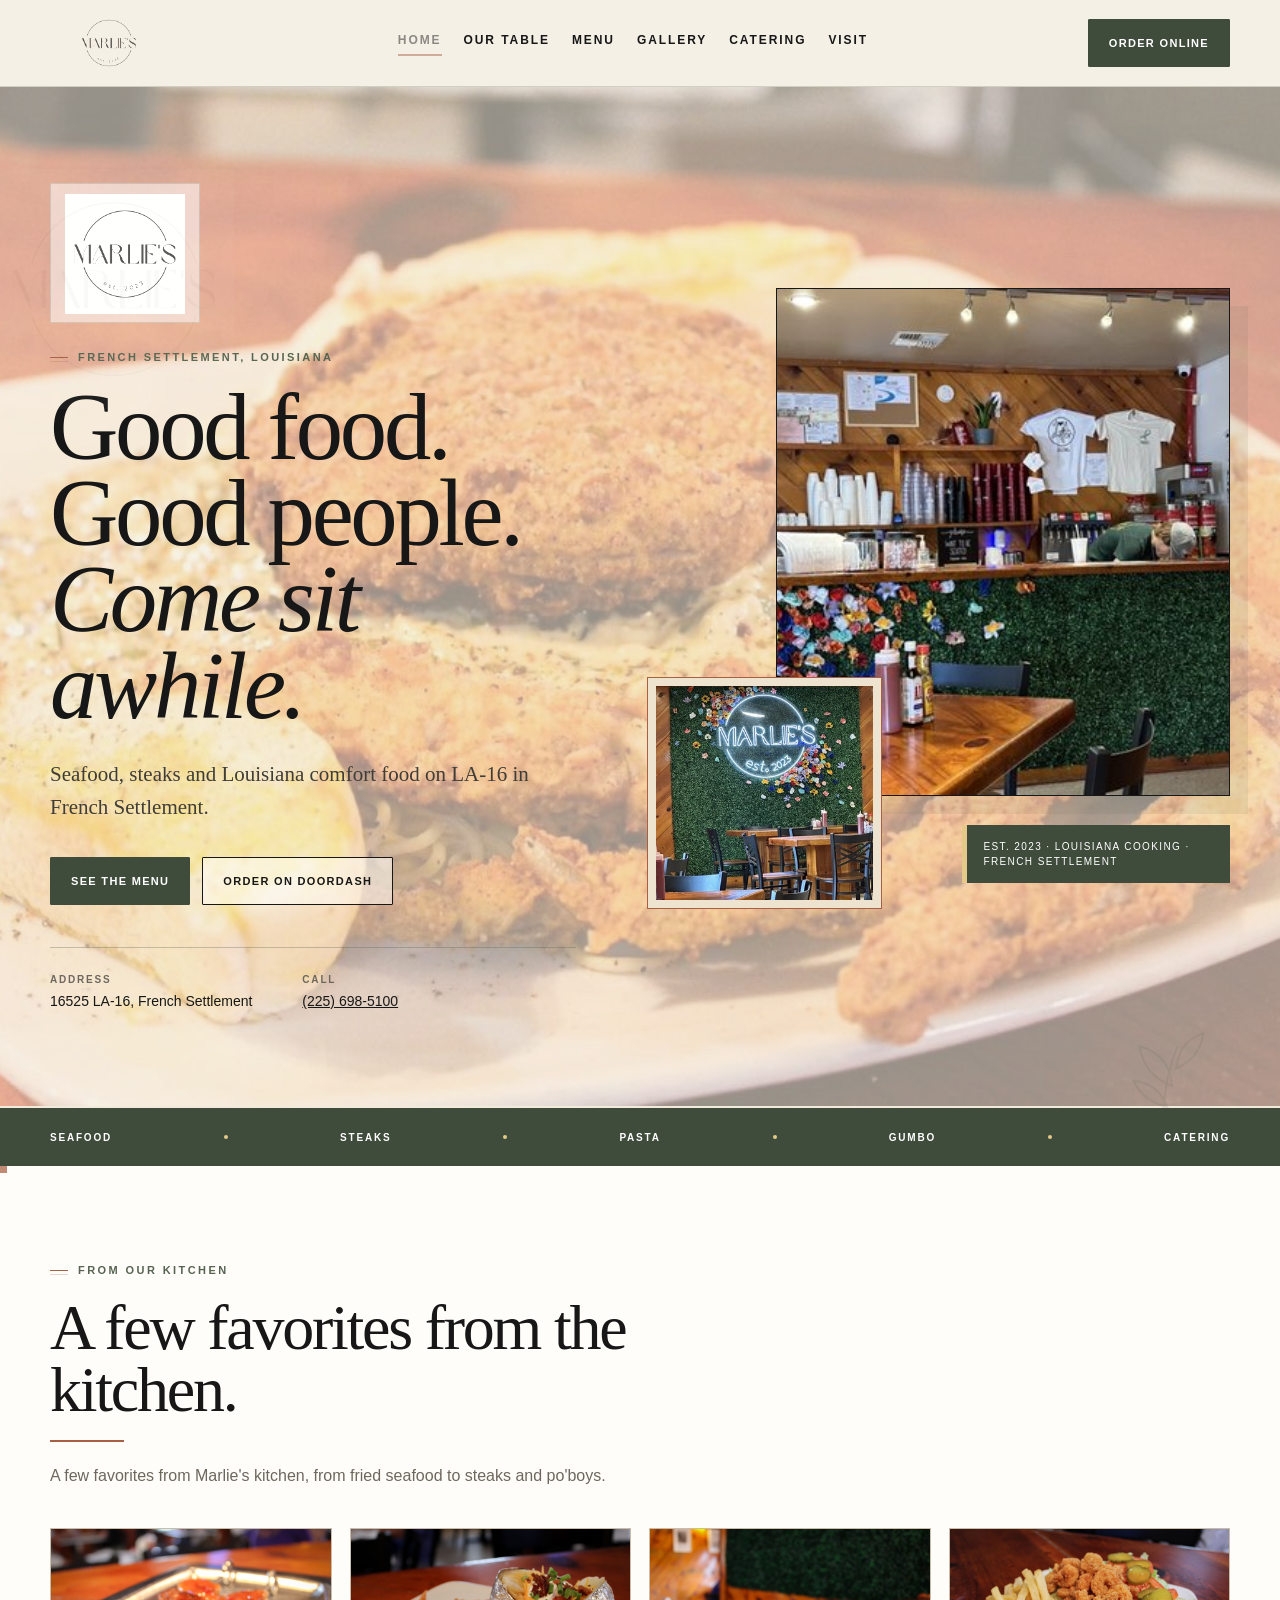
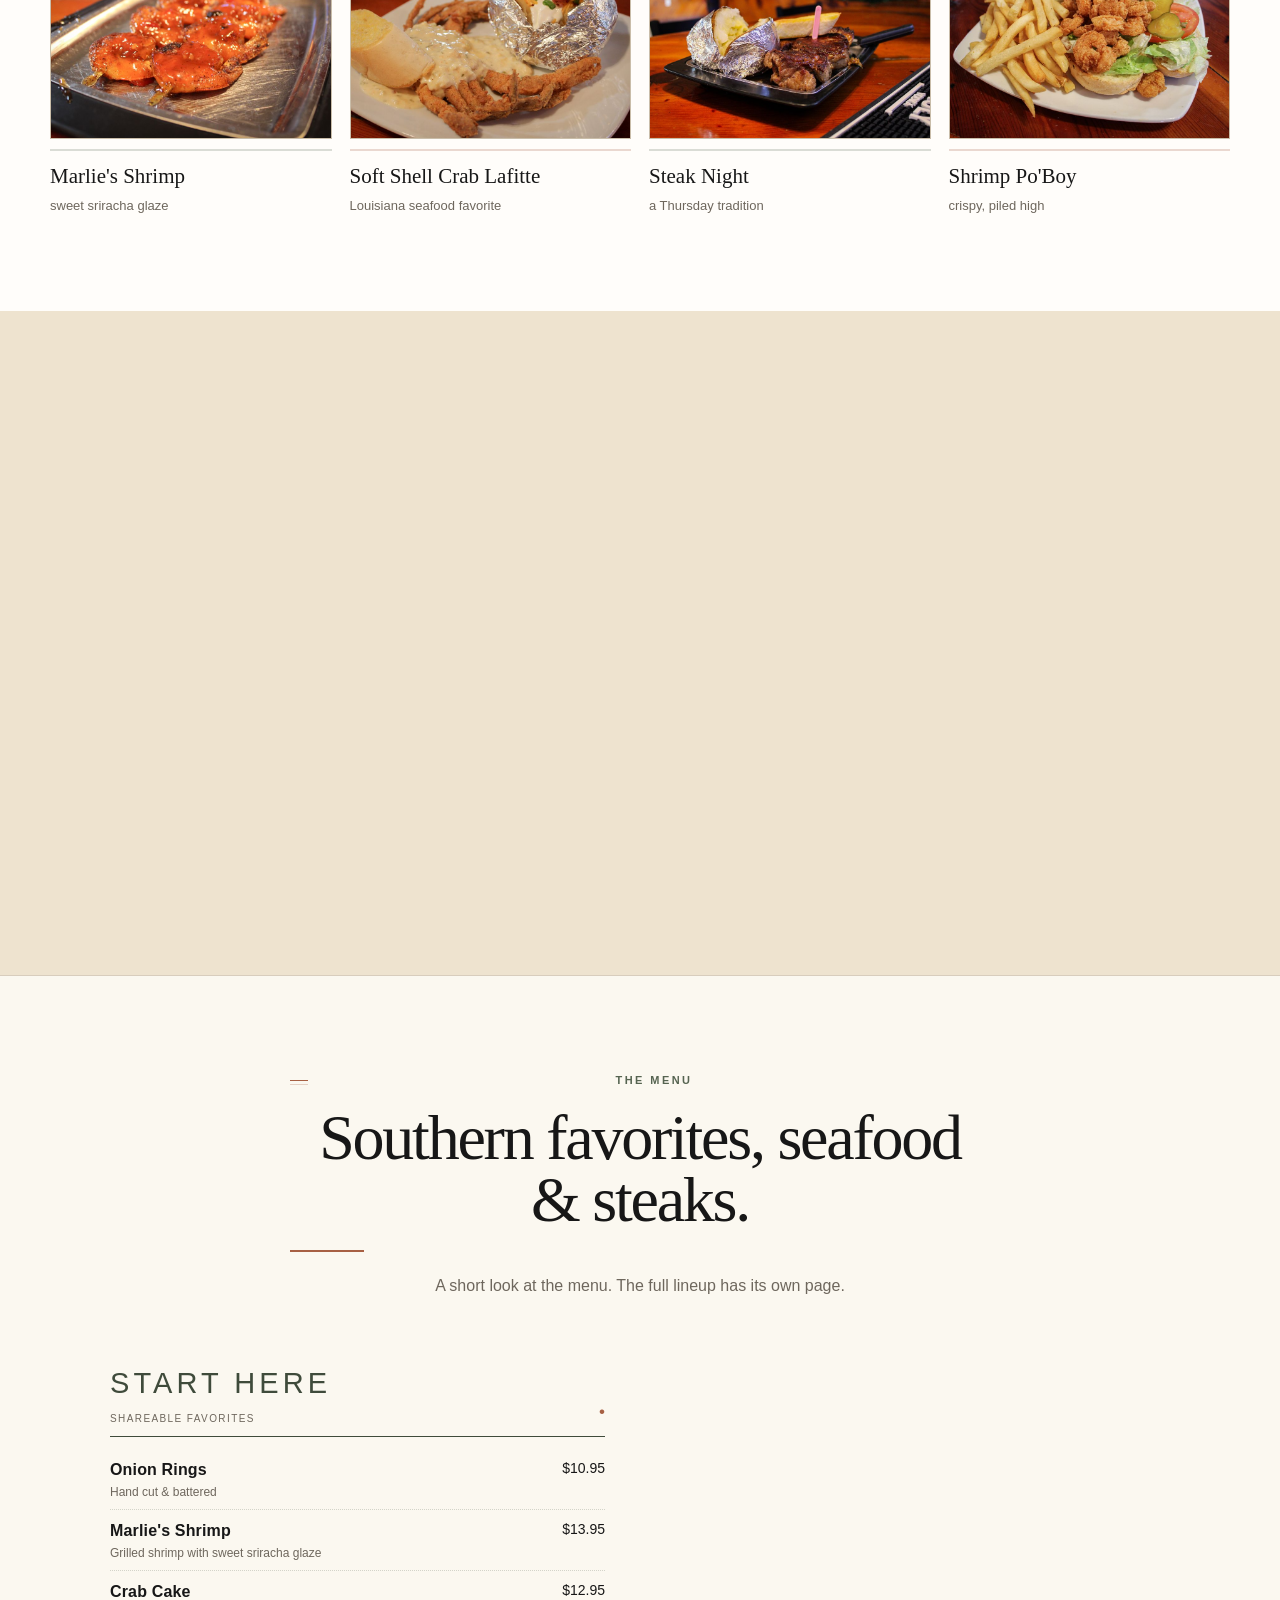
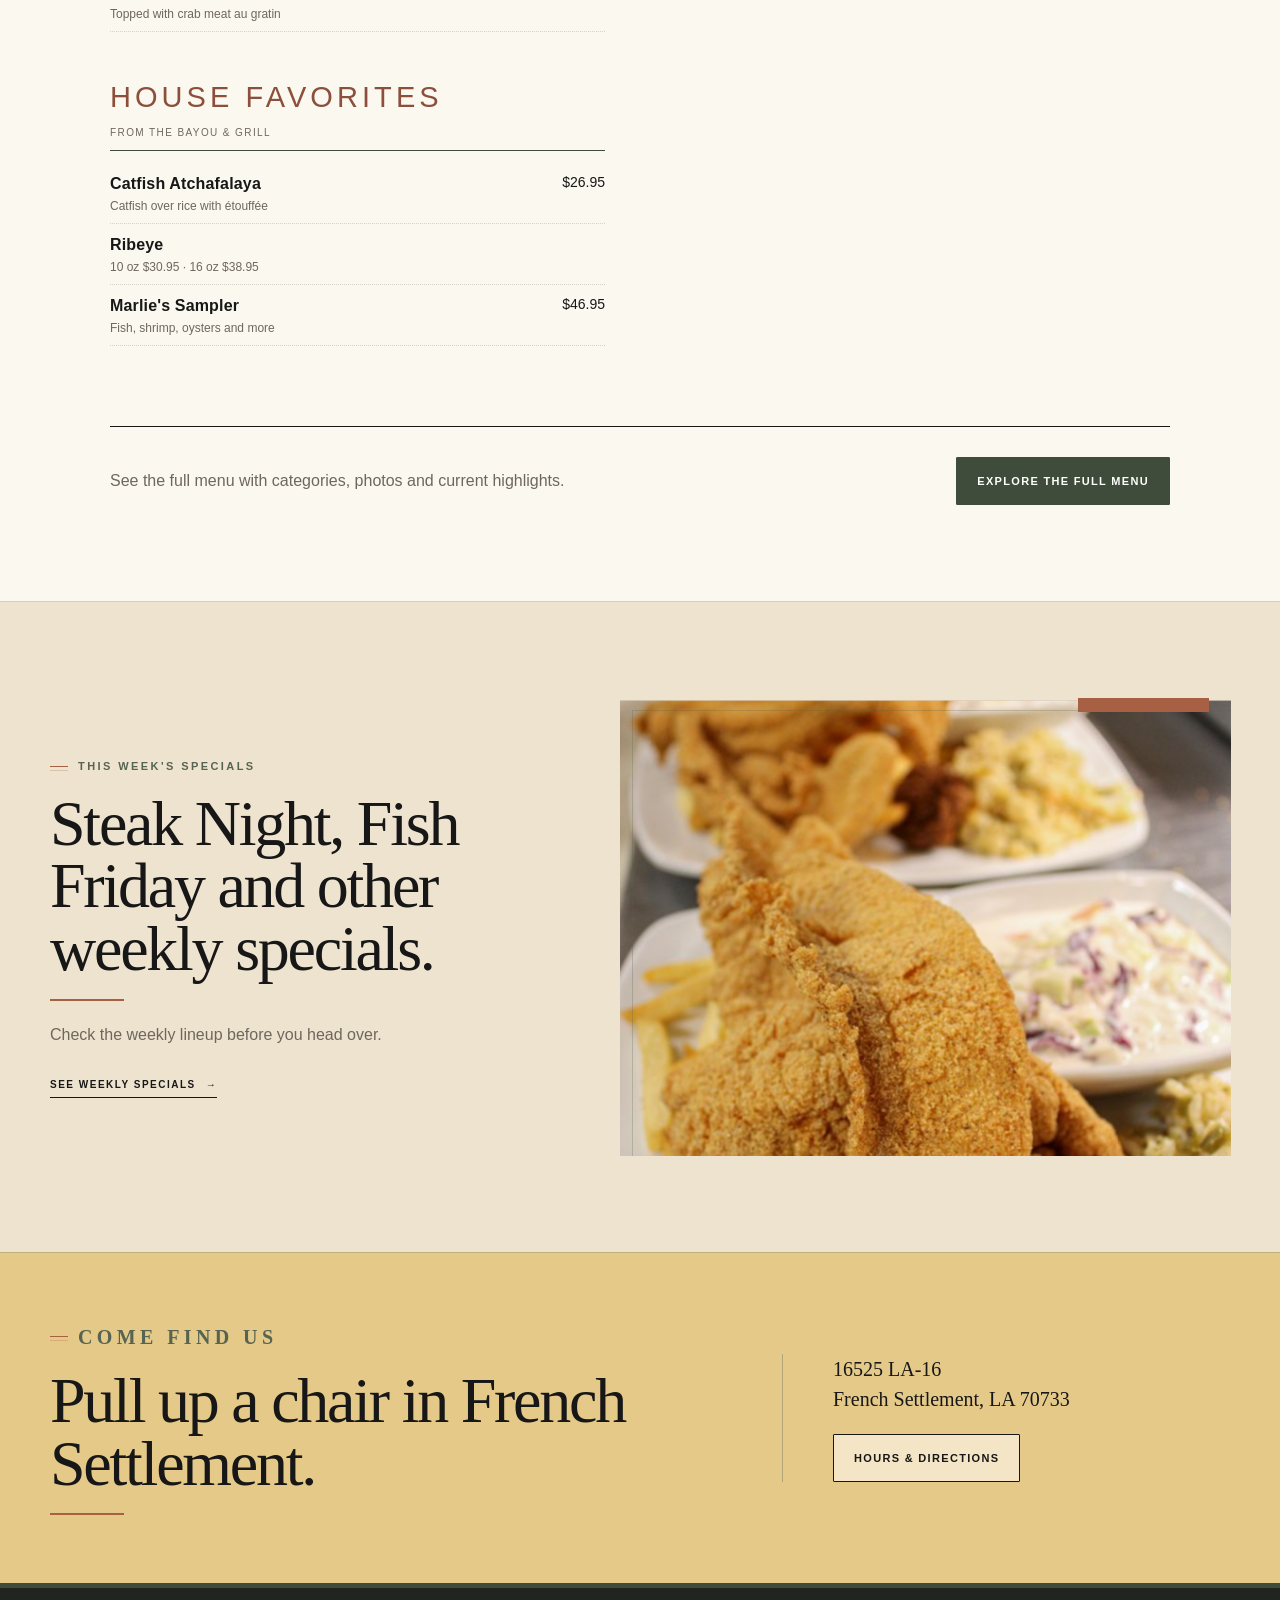
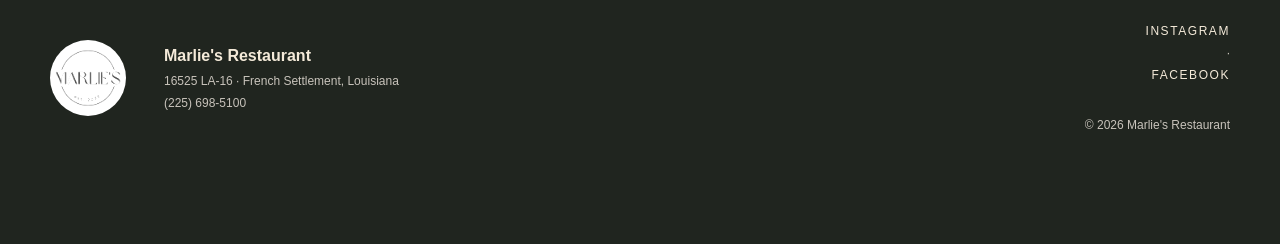
<file: index.html>
<!doctype html><html lang="en"><head><meta charset="utf-8"><meta name="viewport" content="width=device-width, initial-scale=1"><meta name="theme-color" content="#f7f4ee"><meta name="description" content="Marlie's Restaurant in French Settlement, Louisiana. Seafood, steaks, comfort food, catering and online ordering."><title>Marlie's Restaurant | French Settlement, Louisiana</title><link rel="stylesheet" href="styles.css"></head><body class="page-home"><a class="skip-link" href="#main">Skip to content</a>
<header class="site-header"><div class="shell header-inner">
<a class="wordmark" href="index.html" aria-label="Marlie's Restaurant home"><img src="assets/images/logo.jpg" alt="Marlie's Restaurant, established 2023"></a>
<button class="nav-toggle" type="button" aria-expanded="false" aria-controls="primary-nav" data-nav-toggle><span></span><span></span><span></span><span class="sr-only">Open menu</span></button>
<nav id="primary-nav" class="primary-nav" aria-label="Primary navigation" data-nav><a href="index.html" class="active" aria-current="page">Home</a><a href="our-table.html">Our Table</a><a href="menu.html">Menu</a><a href="gallery.html">Gallery</a><a href="catering.html">Catering</a><a href="contact.html">Visit</a></nav>
<a class="button button-dark desktop-order" href="https://www.doordash.com/en/store/marlies-restaurant-french-settlement-36252247/" target="_blank" rel="noreferrer">Order Online</a>
</div></header><main id="main">
<section class="hero home-hero section-pad"><div class="shell hero-grid">
  <div class="hero-copy"><div class="hero-brandmark"><img src="assets/images/logo.jpg" alt="Marlie's Restaurant logo"></div><p class="kicker">French Settlement, Louisiana</p><h1>Good food.<br>Good people.<br><em>Come sit awhile.</em></h1><p class="hero-lead">Seafood, steaks and Louisiana comfort food on LA-16 in French Settlement.</p><div class="hero-actions"><a class="button button-dark" href="menu.html">See the Menu</a><a class="button button-light" href="https://www.doordash.com/en/store/marlies-restaurant-french-settlement-36252247/" target="_blank" rel="noreferrer">Order on DoorDash</a></div><dl class="hero-details"><div><dt>Address</dt><dd>16525 LA-16, French Settlement</dd></div><div><dt>Call</dt><dd><a href="tel:+12256985100">(225) 698-5100</a></dd></div></dl></div>
  <div class="hero-visual"><figure class="hero-photo-main"><img src="assets/images/dining-room.jpg" alt="Marlie's dining room and bar"></figure><figure class="hero-photo-small"><img src="assets/images/photo-wall.jpg" alt="Marlie's floral logo wall inside the restaurant"></figure><div class="hero-note">Est. 2023 · Louisiana cooking · French Settlement</div></div>
</div></section>
<section class="intro-rule"><div class="shell intro-rule-inner"><span>SEAFOOD</span><i></i><span>STEAKS</span><i></i><span>PASTA</span><i></i><span>GUMBO</span><i></i><span>CATERING</span></div></section>
<section class="section-pad food-feature"><div class="shell"><div class="section-heading simple-heading"><p class="kicker">From our kitchen</p><h2>A few favorites from the kitchen.</h2><p>A few favorites from Marlie's kitchen, from fried seafood to steaks and po'boys.</p></div><div class="food-strip"><figure><img src="assets/images/marlies-shrimp.jpg" alt="Marlie's Shrimp"><figcaption><strong>Marlie's Shrimp</strong><span>sweet sriracha glaze</span></figcaption></figure><figure><img src="assets/images/soft-shell-crab-lafitte.jpg" alt="Soft Shell Crab Lafitte"><figcaption><strong>Soft Shell Crab Lafitte</strong><span>Louisiana seafood favorite</span></figcaption></figure><figure><img src="assets/images/steak.jpg" alt="Steak with baked potato"><figcaption><strong>Steak Night</strong><span>a Thursday tradition</span></figcaption></figure><figure><img src="assets/images/shrimp-poboy.jpg" alt="Shrimp po'boy with fries"><figcaption><strong>Shrimp Po'Boy</strong><span>crispy, piled high</span></figcaption></figure></div></div></section>
<section class="home-story section-pad"><div class="shell story-grid"><figure class="story-photo"><img src="assets/images/dining-guests.jpg" alt="Guests dining at Marlie's"></figure><div class="story-copy"><p class="kicker">Our Table</p><h2>A table for French Settlement.</h2><p class="story-lead">Marlie's opened in French Settlement in 2023, serving Louisiana seafood, steaks, gumbo and comfort food in a relaxed local dining room.</p><p>See more of the restaurant, the people behind it and the space they have built on LA-16.</p><a class="text-link" href="our-table.html">Read our story <span>→</span></a></div></div></section>
<section class="menu-preview section-pad"><div class="shell menu-shell"><div class="menu-intro"><p class="kicker">The Menu</p><h2>Southern favorites, seafood & steaks.</h2><p>A short look at the menu. The full lineup has its own page.</p></div><div class="menu-columns compact-menu"><section class="menu-block"><div class="menu-title"><h3>Start Here</h3><span>Shareable favorites</span></div><div class="menu-item"><div><strong>Onion Rings</strong><small>Hand cut & battered</small></div><b>$10.95</b></div><div class="menu-item"><div><strong>Marlie's Shrimp</strong><small>Grilled shrimp with sweet sriracha glaze</small></div><b>$13.95</b></div><div class="menu-item"><div><strong>Crab Cake</strong><small>Topped with crab meat au gratin</small></div><b>$12.95</b></div></section><section class="menu-block"><div class="menu-title"><h3>House Favorites</h3><span>From the bayou & grill</span></div><div class="menu-item"><div><strong>Catfish Atchafalaya</strong><small>Catfish over rice with étouffée</small></div><b>$26.95</b></div><div class="menu-item"><div><strong>Ribeye</strong><small>10 oz $30.95 · 16 oz $38.95</small></div></div><div class="menu-item"><div><strong>Marlie's Sampler</strong><small>Fish, shrimp, oysters and more</small></div><b>$46.95</b></div></section></div><div class="menu-actions"><p>See the full menu with categories, photos and current highlights.</p><a class="button button-dark" href="menu.html">Explore the Full Menu</a></div></div></section>
<section class="home-special section-pad"><div class="shell split-feature"><div><p class="kicker">This week's specials</p><h2>Steak Night, Fish Friday and other weekly specials.</h2><p>Check the weekly lineup before you head over.</p><a class="text-link" href="menu.html#specials">See weekly specials <span>→</span></a></div><figure><img src="assets/images/friday-fish-lunch.jpg" alt="Friday fish lunch at Marlie's"></figure></div></section>
<section class="visit-band"><div class="shell visit-band-inner"><div><p class="kicker">Come find us</p><h2>Pull up a chair in French Settlement.</h2></div><div><p>16525 LA-16<br>French Settlement, LA 70733</p><a class="button button-light" href="contact.html">Hours & Directions</a></div></div></section></main><footer class="site-footer"><div class="shell footer-grid"><img src="assets/images/logo.jpg" alt=""><div><strong>Marlie's Restaurant</strong><span>16525 LA-16 · French Settlement, Louisiana</span><span>(225) 698-5100</span></div><div class="footer-end"><a href="https://www.instagram.com/marliestable/" target="_blank" rel="noreferrer">Instagram</a><span> · </span><a href="https://www.facebook.com/profile.php?id=100089179489103" target="_blank" rel="noreferrer">Facebook</a><br><span>© <span data-year></span> Marlie's Restaurant</span></div></div></footer><a class="mobile-order" href="https://www.doordash.com/en/store/marlies-restaurant-french-settlement-36252247/" target="_blank" rel="noreferrer">Order on DoorDash</a><script src="app.js"></script></body></html>
</file>
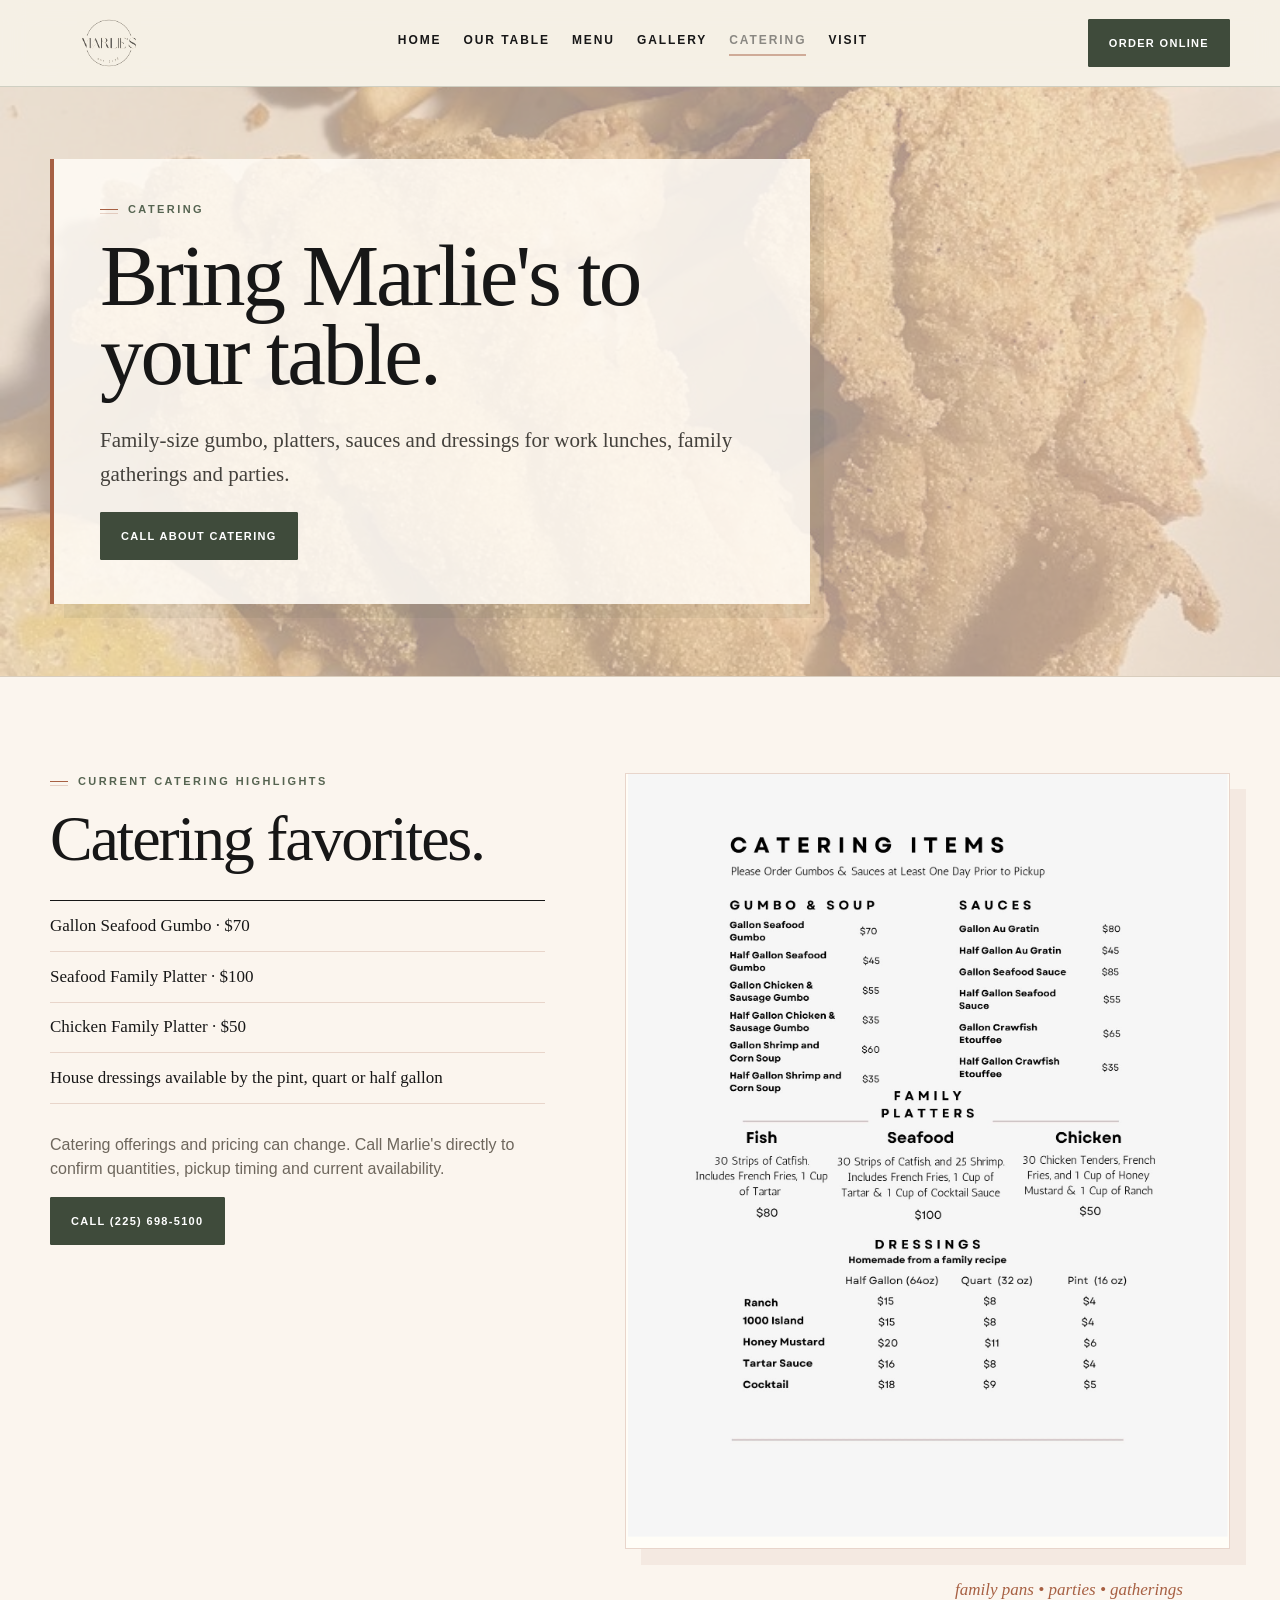
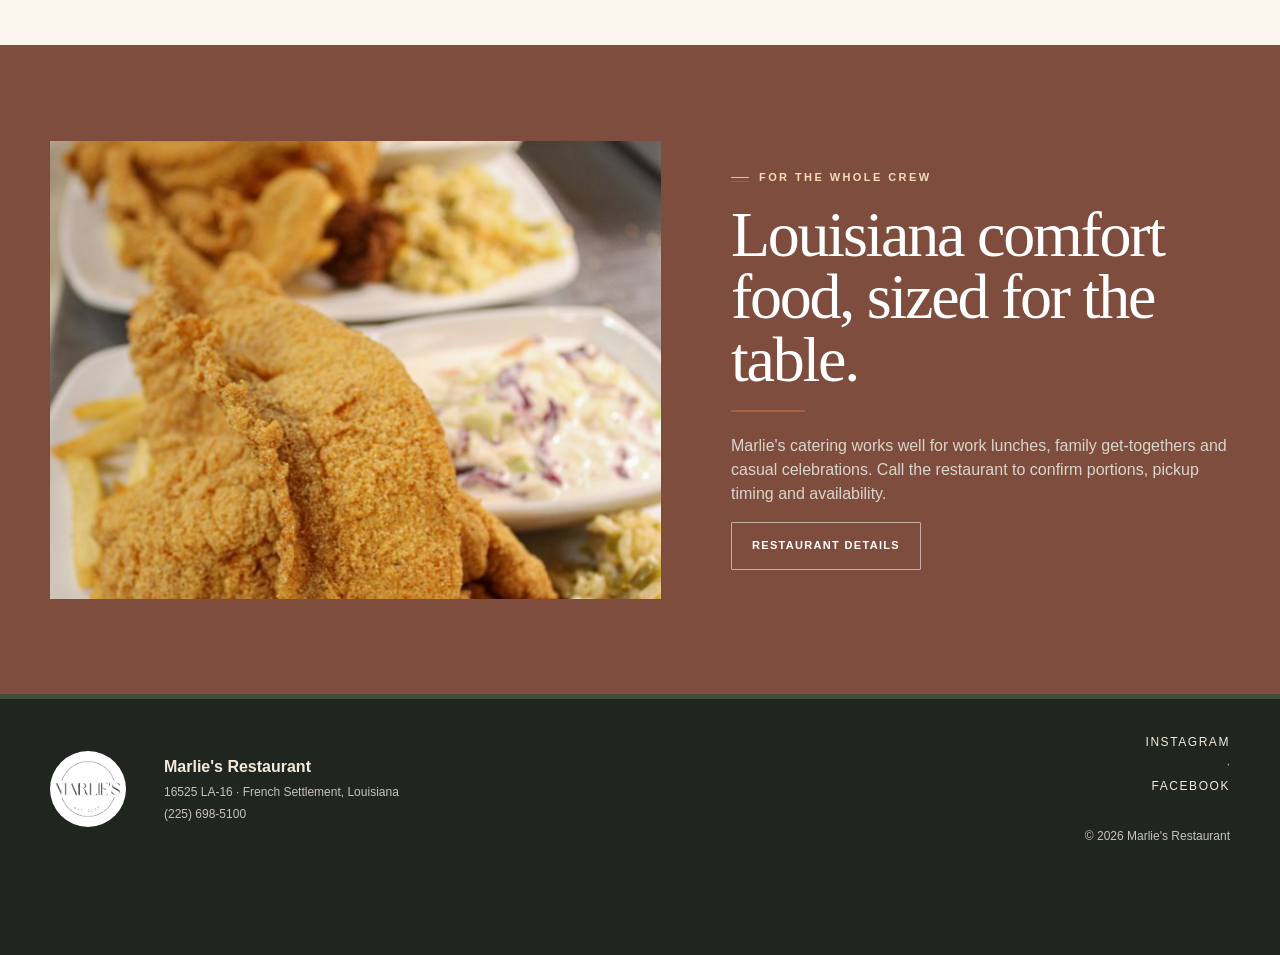
<file: catering.html>
<!doctype html><html lang="en"><head><meta charset="utf-8"><meta name="viewport" content="width=device-width, initial-scale=1"><meta name="theme-color" content="#f7f4ee"><meta name="description" content="Marlie's Restaurant catering in French Settlement. Gumbo, platters, sauces and family-size favorites."><title>Catering | Marlie's Restaurant</title><link rel="stylesheet" href="styles.css"></head><body class="page-catering"><a class="skip-link" href="#main">Skip to content</a>
<header class="site-header"><div class="shell header-inner">
<a class="wordmark" href="index.html" aria-label="Marlie's Restaurant home"><img src="assets/images/logo.jpg" alt="Marlie's Restaurant, established 2023"></a>
<button class="nav-toggle" type="button" aria-expanded="false" aria-controls="primary-nav" data-nav-toggle><span></span><span></span><span></span><span class="sr-only">Open menu</span></button>
<nav id="primary-nav" class="primary-nav" aria-label="Primary navigation" data-nav><a href="index.html">Home</a><a href="our-table.html">Our Table</a><a href="menu.html">Menu</a><a href="gallery.html">Gallery</a><a href="catering.html" class="active" aria-current="page">Catering</a><a href="contact.html">Visit</a></nav>
<a class="button button-dark desktop-order" href="https://www.doordash.com/en/store/marlies-restaurant-french-settlement-36252247/" target="_blank" rel="noreferrer">Order Online</a>
</div></header><main id="main">
<section class="page-hero catering-page-hero"><div class="shell page-hero-grid"><div><p class="kicker">Catering</p><h1>Bring Marlie's to your table.</h1><p class="page-lead">Family-size gumbo, platters, sauces and dressings for work lunches, family gatherings and parties.</p><a class="button button-dark" href="tel:+12256985100">Call About Catering</a></div><figure><img src="assets/images/combo-plate.jpg" alt="Fried seafood combo plate"></figure></div></section>
<section class="section-pad"><div class="shell catering-page-grid"><div><p class="kicker">Current catering highlights</p><h2>Catering favorites.</h2><div class="catering-list light"><span>Gallon Seafood Gumbo · $70</span><span>Seafood Family Platter · $100</span><span>Chicken Family Platter · $50</span><span>House dressings available by the pint, quart or half gallon</span></div><p class="muted">Catering offerings and pricing can change. Call Marlie's directly to confirm quantities, pickup timing and current availability.</p><a class="button button-dark" href="tel:+12256985100">Call (225) 698-5100</a></div><figure class="menu-poster"><img src="assets/images/menu-catering.jpg" alt="Marlie's catering menu"></figure></div></section>
<section class="black-section section-pad"><div class="shell split-feature reverse"><figure><img src="assets/images/friday-fish-lunch.jpg" alt="Fish lunch plates"></figure><div><p class="kicker">For the whole crew</p><h2>Louisiana comfort food, sized for the table.</h2><p>Marlie's catering works well for work lunches, family get-togethers and casual celebrations. Call the restaurant to confirm portions, pickup timing and availability.</p><a class="button button-light-outline" href="contact.html">Restaurant Details</a></div></div></section></main><footer class="site-footer"><div class="shell footer-grid"><img src="assets/images/logo.jpg" alt=""><div><strong>Marlie's Restaurant</strong><span>16525 LA-16 · French Settlement, Louisiana</span><span>(225) 698-5100</span></div><div class="footer-end"><a href="https://www.instagram.com/marliestable/" target="_blank" rel="noreferrer">Instagram</a><span> · </span><a href="https://www.facebook.com/profile.php?id=100089179489103" target="_blank" rel="noreferrer">Facebook</a><br><span>© <span data-year></span> Marlie's Restaurant</span></div></div></footer><a class="mobile-order" href="https://www.doordash.com/en/store/marlies-restaurant-french-settlement-36252247/" target="_blank" rel="noreferrer">Order on DoorDash</a><script src="app.js"></script></body></html>
</file>
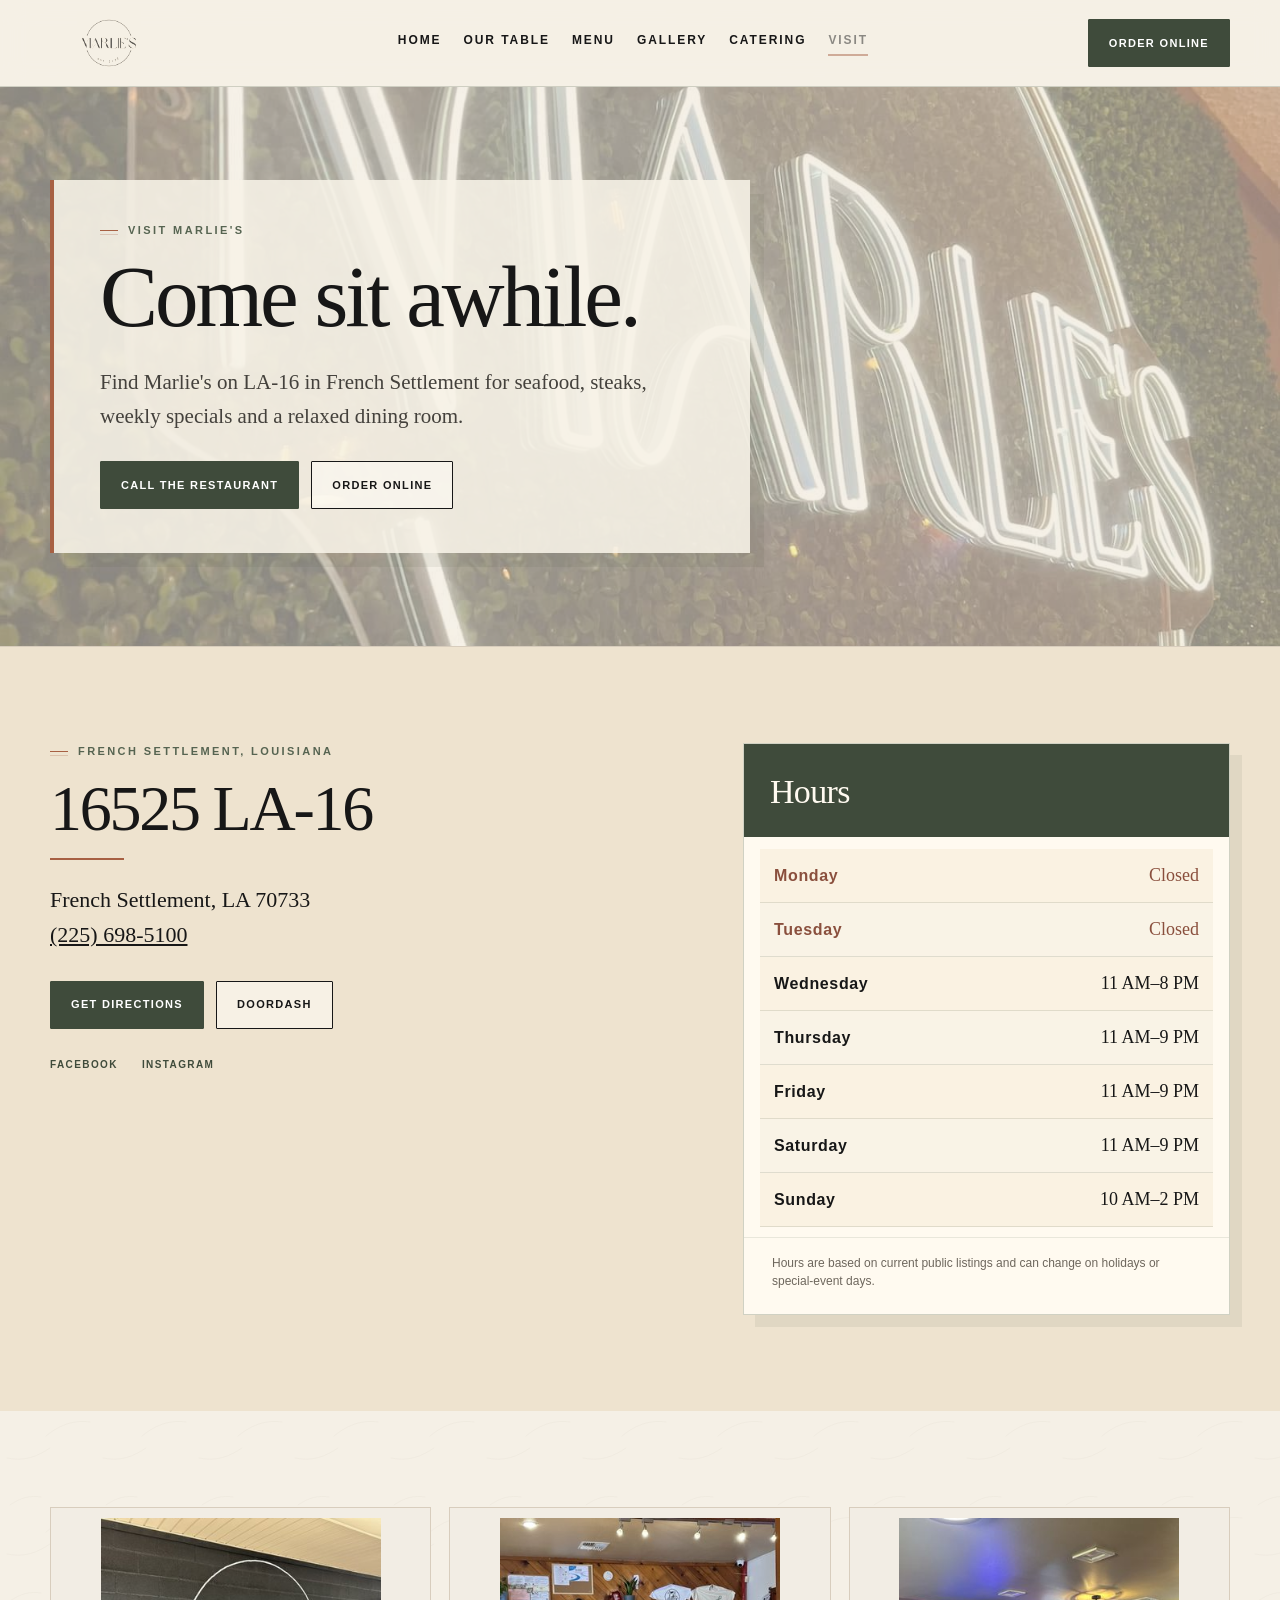
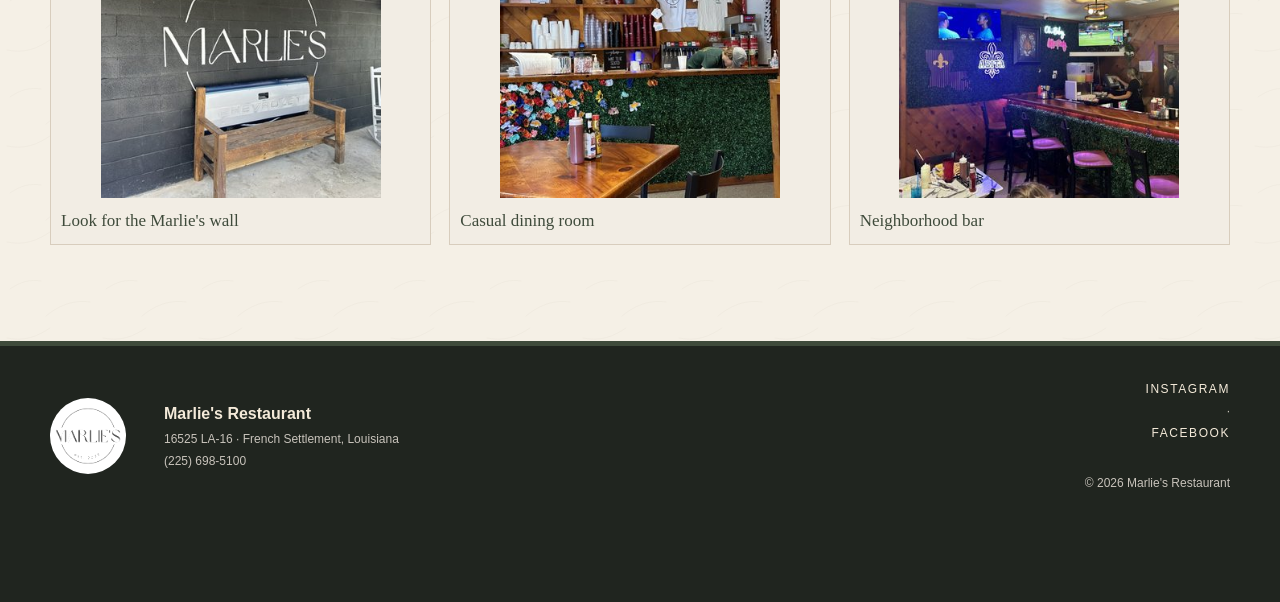
<file: contact.html>
<!doctype html><html lang="en"><head><meta charset="utf-8"><meta name="viewport" content="width=device-width, initial-scale=1"><meta name="theme-color" content="#f7f4ee"><meta name="description" content="Hours, address, directions, phone number and online ordering for Marlie's Restaurant in French Settlement."><title>Visit | Marlie's Restaurant</title><link rel="stylesheet" href="styles.css"></head><body class="page-contact"><a class="skip-link" href="#main">Skip to content</a>
<header class="site-header"><div class="shell header-inner">
<a class="wordmark" href="index.html" aria-label="Marlie's Restaurant home"><img src="assets/images/logo.jpg" alt="Marlie's Restaurant, established 2023"></a>
<button class="nav-toggle" type="button" aria-expanded="false" aria-controls="primary-nav" data-nav-toggle><span></span><span></span><span></span><span class="sr-only">Open menu</span></button>
<nav id="primary-nav" class="primary-nav" aria-label="Primary navigation" data-nav><a href="index.html">Home</a><a href="our-table.html">Our Table</a><a href="menu.html">Menu</a><a href="gallery.html">Gallery</a><a href="catering.html">Catering</a><a href="contact.html" class="active" aria-current="page">Visit</a></nav>
<a class="button button-dark desktop-order" href="https://www.doordash.com/en/store/marlies-restaurant-french-settlement-36252247/" target="_blank" rel="noreferrer">Order Online</a>
</div></header><main id="main">
<section class="page-hero contact-page-hero"><div class="shell page-hero-grid"><div><p class="kicker">Visit Marlie's</p><h1>Come sit awhile.</h1><p class="page-lead">Find Marlie's on LA-16 in French Settlement for seafood, steaks, weekly specials and a relaxed dining room.</p><div class="button-row"><a class="button button-dark" href="tel:+12256985100">Call the Restaurant</a><a class="button button-light" href="https://www.doordash.com/en/store/marlies-restaurant-french-settlement-36252247/" target="_blank" rel="noreferrer">Order Online</a></div></div><figure class="show-full"><img src="assets/images/exterior.jpg" alt="Exterior of Marlie's Restaurant"></figure></div></section>
<section class="visit-section section-pad"><div class="shell visit-grid"><div class="visit-copy"><p class="kicker">French Settlement, Louisiana</p><h2>16525 LA-16</h2><p>French Settlement, LA 70733<br><a href="tel:+12256985100">(225) 698-5100</a></p><div class="visit-actions"><a class="button button-dark" href="https://www.google.com/maps/search/?api=1&query=16525+LA-16+French+Settlement+LA+70733" target="_blank" rel="noreferrer">Get Directions</a><a class="button button-light" href="https://www.doordash.com/en/store/marlies-restaurant-french-settlement-36252247/" target="_blank" rel="noreferrer">DoorDash</a></div><div class="social-links"><a href="https://www.facebook.com/profile.php?id=100089179489103" target="_blank" rel="noreferrer">Facebook</a><a href="https://www.instagram.com/marliestable/" target="_blank" rel="noreferrer">Instagram</a></div></div><div class="hours-card"><h3>Hours</h3><dl><div><dt>Monday</dt><dd>Closed</dd></div><div><dt>Tuesday</dt><dd>Closed</dd></div><div><dt>Wednesday</dt><dd>11 AM–8 PM</dd></div><div><dt>Thursday</dt><dd>11 AM–9 PM</dd></div><div><dt>Friday</dt><dd>11 AM–9 PM</dd></div><div><dt>Saturday</dt><dd>11 AM–9 PM</dd></div><div><dt>Sunday</dt><dd>10 AM–2 PM</dd></div></dl><p class="hours-note">Hours are based on current public listings and can change on holidays or special-event days.</p></div></div></section>
<section class="section-pad"><div class="shell photo-triptych"><figure class="show-full"><img src="assets/images/exterior-sign.jpg" alt="Marlie's logo outside"><figcaption>Look for the Marlie's wall</figcaption></figure><figure class="show-full"><img src="assets/images/dining-room.jpg" alt="Dining room"><figcaption>Casual dining room</figcaption></figure><figure class="show-full"><img src="assets/images/bar.jpg" alt="Bar area"><figcaption>Neighborhood bar</figcaption></figure></div></section></main><footer class="site-footer"><div class="shell footer-grid"><img src="assets/images/logo.jpg" alt=""><div><strong>Marlie's Restaurant</strong><span>16525 LA-16 · French Settlement, Louisiana</span><span>(225) 698-5100</span></div><div class="footer-end"><a href="https://www.instagram.com/marliestable/" target="_blank" rel="noreferrer">Instagram</a><span> · </span><a href="https://www.facebook.com/profile.php?id=100089179489103" target="_blank" rel="noreferrer">Facebook</a><br><span>© <span data-year></span> Marlie's Restaurant</span></div></div></footer><a class="mobile-order" href="https://www.doordash.com/en/store/marlies-restaurant-french-settlement-36252247/" target="_blank" rel="noreferrer">Order on DoorDash</a><script src="app.js"></script></body></html>
</file>
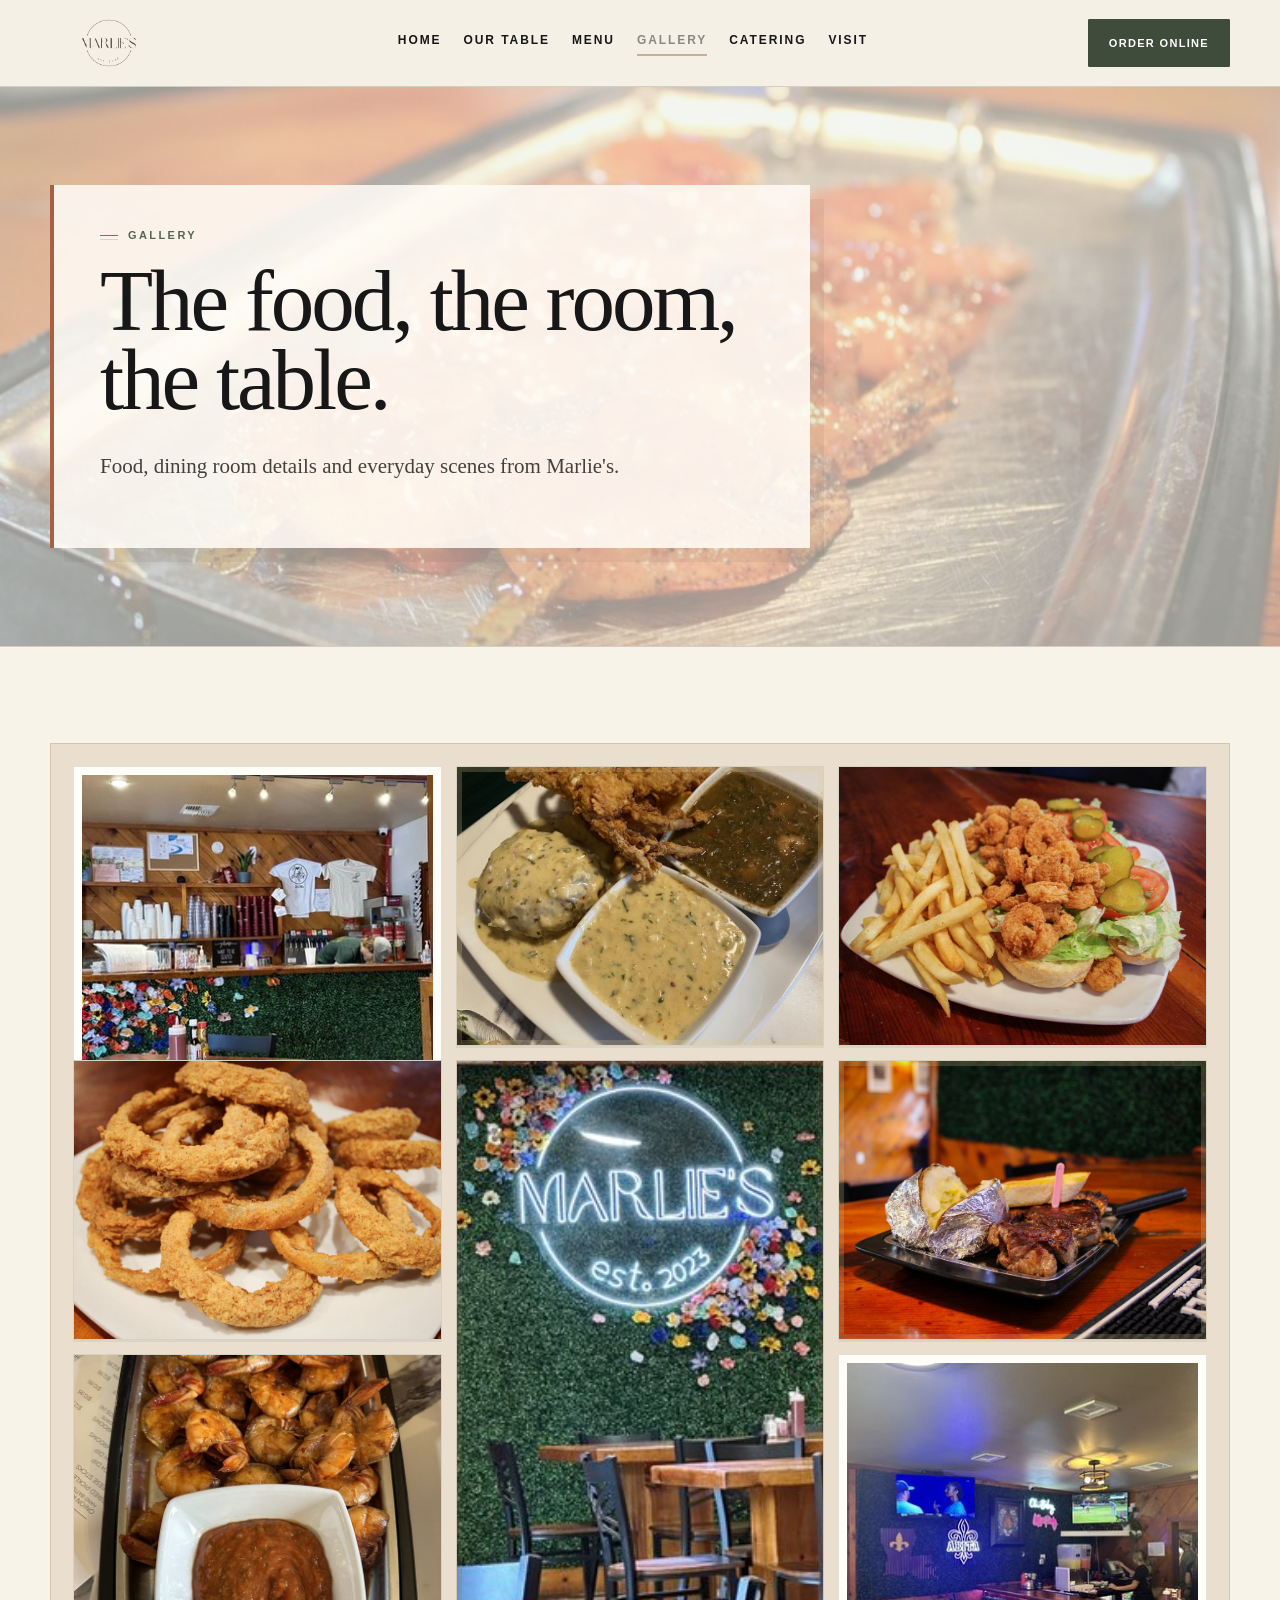
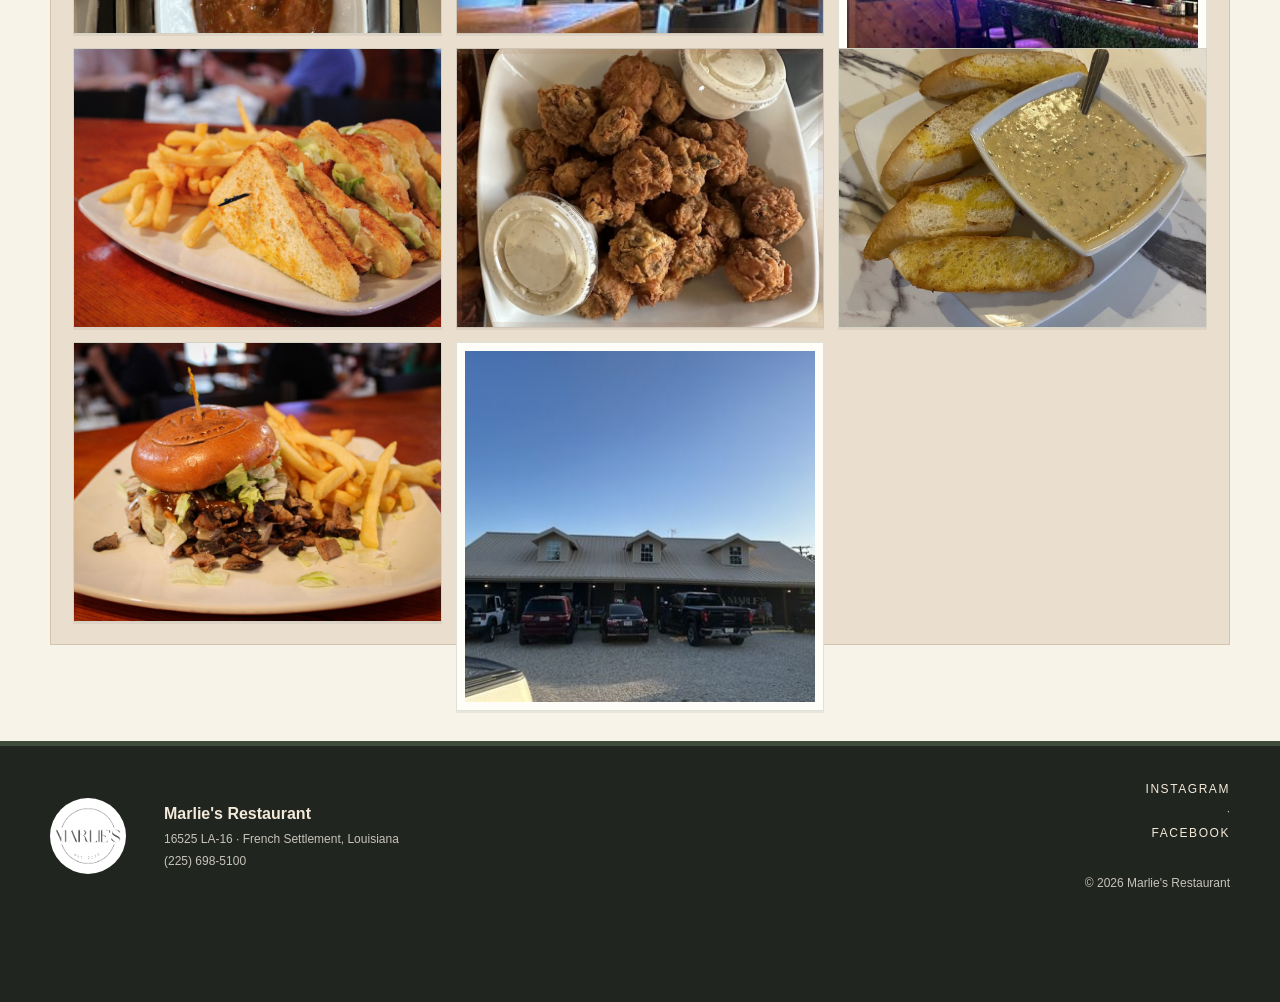
<file: gallery.html>
<!doctype html><html lang="en"><head><meta charset="utf-8"><meta name="viewport" content="width=device-width, initial-scale=1"><meta name="theme-color" content="#f7f4ee"><meta name="description" content="Photos of Marlie's Restaurant, food, dining room and local atmosphere in French Settlement."><title>Gallery | Marlie's Restaurant</title><link rel="stylesheet" href="styles.css"></head><body class="page-gallery"><a class="skip-link" href="#main">Skip to content</a>
<header class="site-header"><div class="shell header-inner">
<a class="wordmark" href="index.html" aria-label="Marlie's Restaurant home"><img src="assets/images/logo.jpg" alt="Marlie's Restaurant, established 2023"></a>
<button class="nav-toggle" type="button" aria-expanded="false" aria-controls="primary-nav" data-nav-toggle><span></span><span></span><span></span><span class="sr-only">Open menu</span></button>
<nav id="primary-nav" class="primary-nav" aria-label="Primary navigation" data-nav><a href="index.html">Home</a><a href="our-table.html">Our Table</a><a href="menu.html">Menu</a><a href="gallery.html" class="active" aria-current="page">Gallery</a><a href="catering.html">Catering</a><a href="contact.html">Visit</a></nav>
<a class="button button-dark desktop-order" href="https://www.doordash.com/en/store/marlies-restaurant-french-settlement-36252247/" target="_blank" rel="noreferrer">Order Online</a>
</div></header><main id="main">
<section class="page-hero gallery-page-hero"><div class="shell page-hero-grid"><div><p class="kicker">Gallery</p><h1>The food, the room, the table.</h1><p class="page-lead">Food, dining room details and everyday scenes from Marlie's.</p></div><figure><img src="assets/images/marlies-shrimp.jpg" alt="Marlie's Shrimp"></figure></div></section>
<section class="section-pad"><div class="shell gallery-masonry"><figure class="contain-photo show-full"><img src="assets/images/dining-room.jpg" alt="Dining room"></figure><figure><img src="assets/images/crab-platter.jpg" alt="Crab platter"></figure><figure><img src="assets/images/shrimp-poboy.jpg" alt="Shrimp po'boy"></figure><figure><img src="assets/images/onion-rings.jpg" alt="Onion rings"></figure><figure class="tall"><img src="assets/images/photo-wall.jpg" alt="Marlie's floral photo wall"></figure><figure><img src="assets/images/steak.jpg" alt="Steak"></figure><figure><img src="assets/images/bbq-shrimp.jpg" alt="BBQ shrimp appetizer"></figure><figure class="contain-photo show-full"><img src="assets/images/bar.jpg" alt="Marlie's bar"></figure><figure><img src="assets/images/chicken-club.jpg" alt="Chicken club"></figure><figure><img src="assets/images/fried-mushrooms.jpg" alt="Fried mushrooms"></figure><figure><img src="assets/images/crab-au-gratin.jpg" alt="Crab meat au gratin"></figure><figure><img src="assets/images/roast-beef-bun.jpg" alt="Roast beef sandwich with fries"></figure><figure class="contain-photo show-full"><img src="assets/images/exterior.jpg" alt="Exterior of Marlie's Restaurant"></figure></div></section></main><footer class="site-footer"><div class="shell footer-grid"><img src="assets/images/logo.jpg" alt=""><div><strong>Marlie's Restaurant</strong><span>16525 LA-16 · French Settlement, Louisiana</span><span>(225) 698-5100</span></div><div class="footer-end"><a href="https://www.instagram.com/marliestable/" target="_blank" rel="noreferrer">Instagram</a><span> · </span><a href="https://www.facebook.com/profile.php?id=100089179489103" target="_blank" rel="noreferrer">Facebook</a><br><span>© <span data-year></span> Marlie's Restaurant</span></div></div></footer><a class="mobile-order" href="https://www.doordash.com/en/store/marlies-restaurant-french-settlement-36252247/" target="_blank" rel="noreferrer">Order on DoorDash</a><script src="app.js"></script></body></html>
</file>
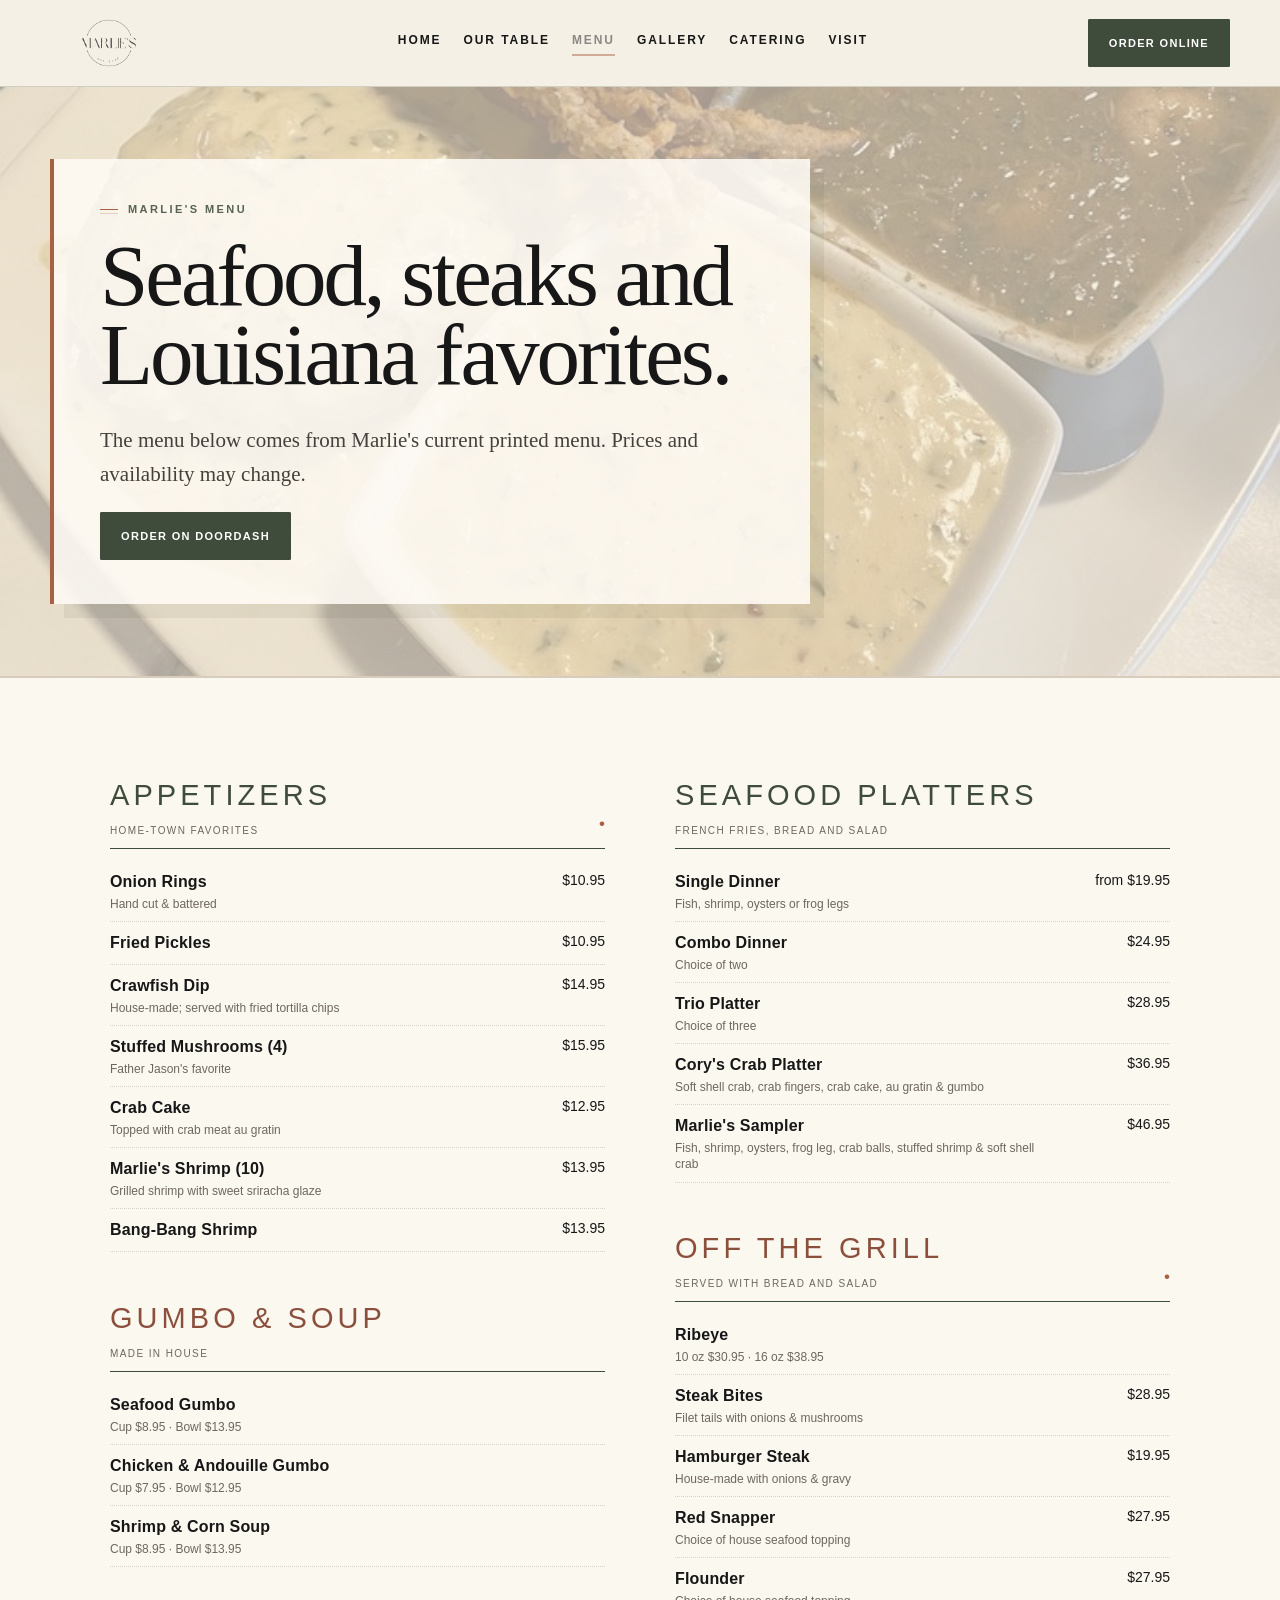
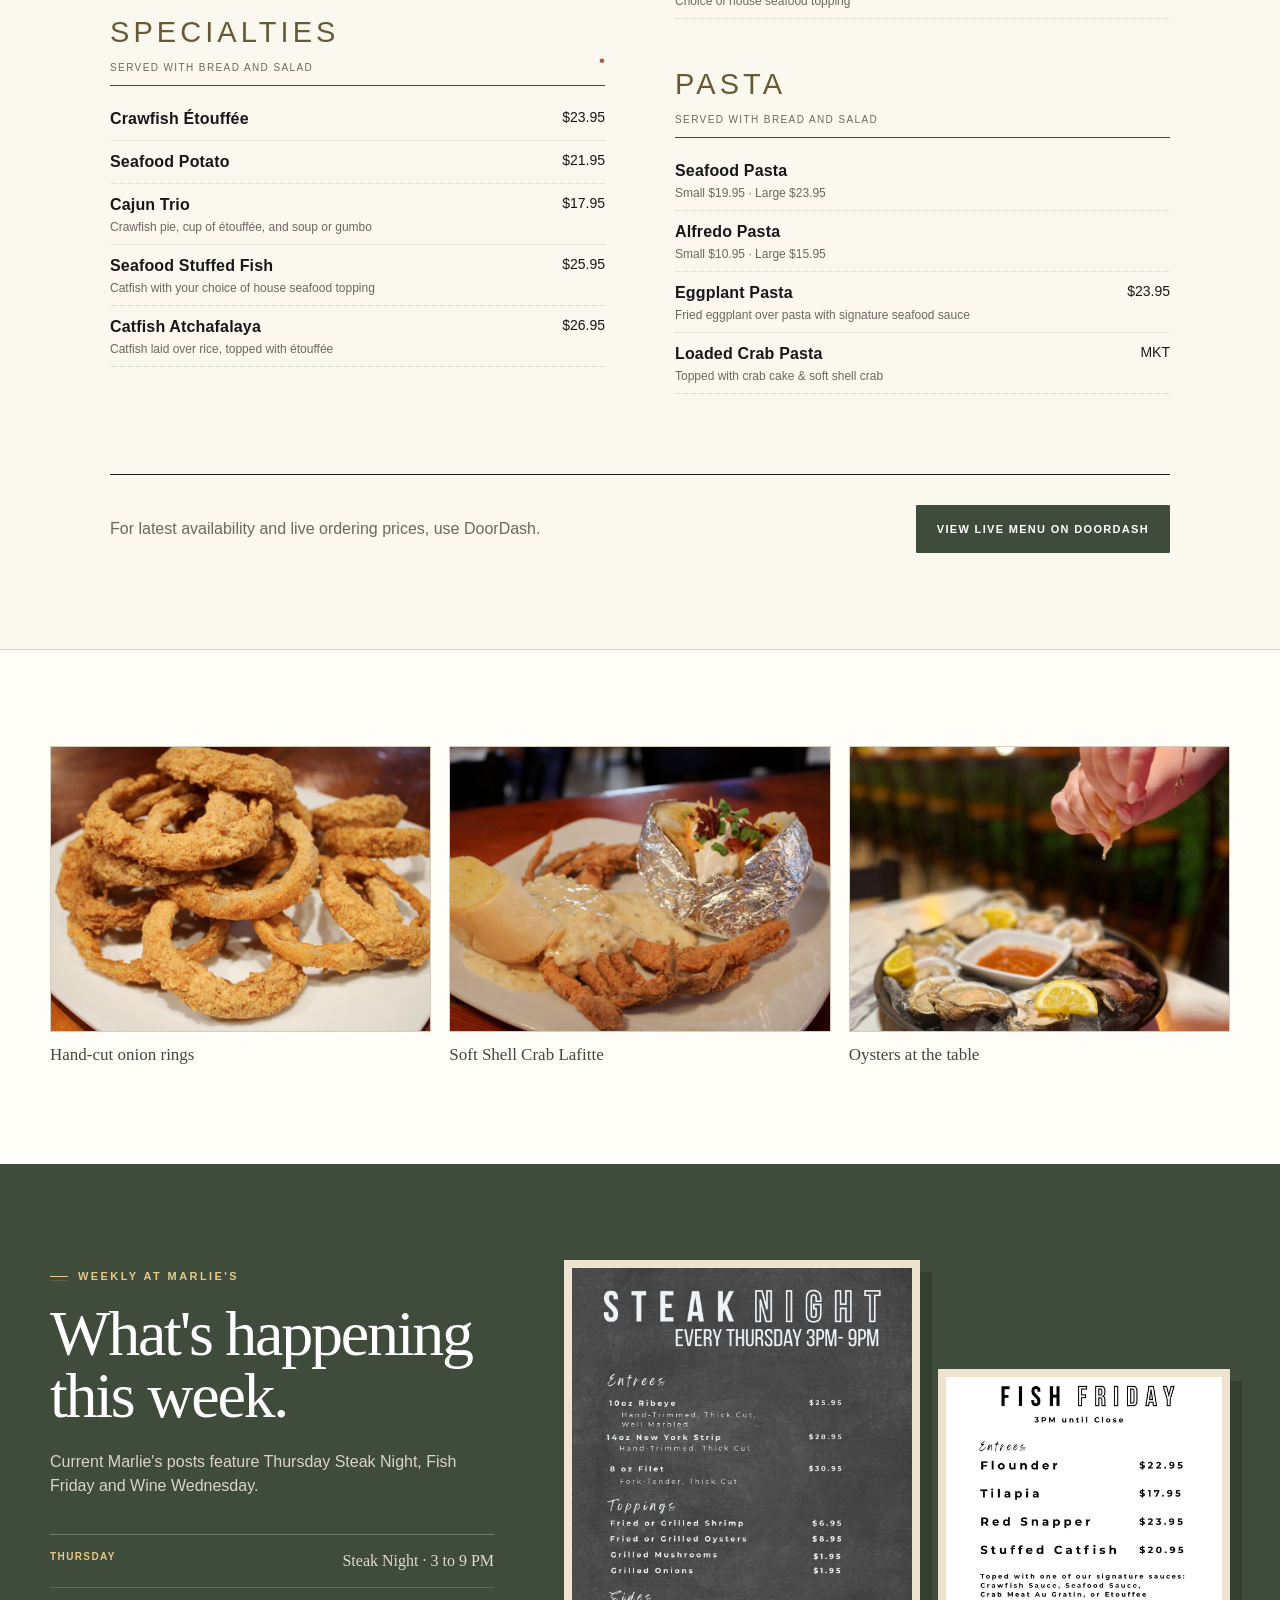
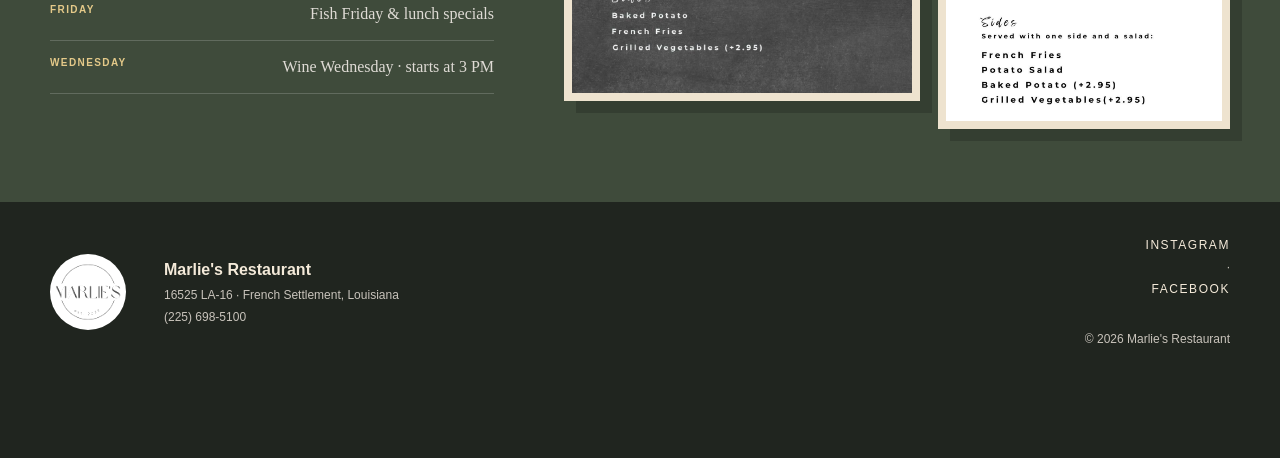
<file: menu.html>
<!doctype html><html lang="en"><head><meta charset="utf-8"><meta name="viewport" content="width=device-width, initial-scale=1"><meta name="theme-color" content="#f7f4ee"><meta name="description" content="Explore Marlie's Restaurant menu, seafood platters, steaks, gumbo, pasta and weekly specials."><title>Menu | Marlie's Restaurant</title><link rel="stylesheet" href="styles.css"></head><body class="page-menu"><a class="skip-link" href="#main">Skip to content</a>
<header class="site-header"><div class="shell header-inner">
<a class="wordmark" href="index.html" aria-label="Marlie's Restaurant home"><img src="assets/images/logo.jpg" alt="Marlie's Restaurant, established 2023"></a>
<button class="nav-toggle" type="button" aria-expanded="false" aria-controls="primary-nav" data-nav-toggle><span></span><span></span><span></span><span class="sr-only">Open menu</span></button>
<nav id="primary-nav" class="primary-nav" aria-label="Primary navigation" data-nav><a href="index.html">Home</a><a href="our-table.html">Our Table</a><a href="menu.html" class="active" aria-current="page">Menu</a><a href="gallery.html">Gallery</a><a href="catering.html">Catering</a><a href="contact.html">Visit</a></nav>
<a class="button button-dark desktop-order" href="https://www.doordash.com/en/store/marlies-restaurant-french-settlement-36252247/" target="_blank" rel="noreferrer">Order Online</a>
</div></header><main id="main">
<section class="page-hero menu-page-hero"><div class="shell page-hero-grid"><div><p class="kicker">Marlie's Menu</p><h1>Seafood, steaks and Louisiana favorites.</h1><p class="page-lead">The menu below comes from Marlie's current printed menu. Prices and availability may change.</p><a class="button button-dark" href="https://www.doordash.com/en/store/marlies-restaurant-french-settlement-36252247/" target="_blank" rel="noreferrer">Order on DoorDash</a></div><figure><img src="assets/images/crab-platter.jpg" alt="Marlie's crab platter"></figure></div></section>
<section class="menu-section section-pad"><div class="shell menu-shell"><div class="menu-columns">
<section class="menu-block"><div class="menu-title"><h3>Appetizers</h3><span>Home-town favorites</span></div><div class="menu-item"><div><strong>Onion Rings</strong><small>Hand cut & battered</small></div><b>$10.95</b></div><div class="menu-item"><div><strong>Fried Pickles</strong></div><b>$10.95</b></div><div class="menu-item"><div><strong>Crawfish Dip</strong><small>House-made; served with fried tortilla chips</small></div><b>$14.95</b></div><div class="menu-item"><div><strong>Stuffed Mushrooms (4)</strong><small>Father Jason's favorite</small></div><b>$15.95</b></div><div class="menu-item"><div><strong>Crab Cake</strong><small>Topped with crab meat au gratin</small></div><b>$12.95</b></div><div class="menu-item"><div><strong>Marlie's Shrimp (10)</strong><small>Grilled shrimp with sweet sriracha glaze</small></div><b>$13.95</b></div><div class="menu-item"><div><strong>Bang-Bang Shrimp</strong></div><b>$13.95</b></div></section>
<section class="menu-block"><div class="menu-title"><h3>Gumbo & Soup</h3><span>Made in house</span></div><div class="menu-item"><div><strong>Seafood Gumbo</strong><small>Cup $8.95 · Bowl $13.95</small></div></div><div class="menu-item"><div><strong>Chicken & Andouille Gumbo</strong><small>Cup $7.95 · Bowl $12.95</small></div></div><div class="menu-item"><div><strong>Shrimp & Corn Soup</strong><small>Cup $8.95 · Bowl $13.95</small></div></div></section>
<section class="menu-block"><div class="menu-title"><h3>Specialties</h3><span>Served with bread and salad</span></div><div class="menu-item"><div><strong>Crawfish Étouffée</strong></div><b>$23.95</b></div><div class="menu-item"><div><strong>Seafood Potato</strong></div><b>$21.95</b></div><div class="menu-item"><div><strong>Cajun Trio</strong><small>Crawfish pie, cup of étouffée, and soup or gumbo</small></div><b>$17.95</b></div><div class="menu-item"><div><strong>Seafood Stuffed Fish</strong><small>Catfish with your choice of house seafood topping</small></div><b>$25.95</b></div><div class="menu-item"><div><strong>Catfish Atchafalaya</strong><small>Catfish laid over rice, topped with étouffée</small></div><b>$26.95</b></div></section>
<section class="menu-block"><div class="menu-title"><h3>Seafood Platters</h3><span>French fries, bread and salad</span></div><div class="menu-item"><div><strong>Single Dinner</strong><small>Fish, shrimp, oysters or frog legs</small></div><b>from $19.95</b></div><div class="menu-item"><div><strong>Combo Dinner</strong><small>Choice of two</small></div><b>$24.95</b></div><div class="menu-item"><div><strong>Trio Platter</strong><small>Choice of three</small></div><b>$28.95</b></div><div class="menu-item"><div><strong>Cory's Crab Platter</strong><small>Soft shell crab, crab fingers, crab cake, au gratin & gumbo</small></div><b>$36.95</b></div><div class="menu-item"><div><strong>Marlie's Sampler</strong><small>Fish, shrimp, oysters, frog leg, crab balls, stuffed shrimp & soft shell crab</small></div><b>$46.95</b></div></section>
<section class="menu-block"><div class="menu-title"><h3>Off the Grill</h3><span>Served with bread and salad</span></div><div class="menu-item"><div><strong>Ribeye</strong><small>10 oz $30.95 · 16 oz $38.95</small></div></div><div class="menu-item"><div><strong>Steak Bites</strong><small>Filet tails with onions & mushrooms</small></div><b>$28.95</b></div><div class="menu-item"><div><strong>Hamburger Steak</strong><small>House-made with onions & gravy</small></div><b>$19.95</b></div><div class="menu-item"><div><strong>Red Snapper</strong><small>Choice of house seafood topping</small></div><b>$27.95</b></div><div class="menu-item"><div><strong>Flounder</strong><small>Choice of house seafood topping</small></div><b>$27.95</b></div></section>
<section class="menu-block"><div class="menu-title"><h3>Pasta</h3><span>Served with bread and salad</span></div><div class="menu-item"><div><strong>Seafood Pasta</strong><small>Small $19.95 · Large $23.95</small></div></div><div class="menu-item"><div><strong>Alfredo Pasta</strong><small>Small $10.95 · Large $15.95</small></div></div><div class="menu-item"><div><strong>Eggplant Pasta</strong><small>Fried eggplant over pasta with signature seafood sauce</small></div><b>$23.95</b></div><div class="menu-item"><div><strong>Loaded Crab Pasta</strong><small>Topped with crab cake & soft shell crab</small></div><b>MKT</b></div></section>
</div><div class="menu-actions"><p>For latest availability and live ordering prices, use DoorDash.</p><a class="button button-dark" href="https://www.doordash.com/en/store/marlies-restaurant-french-settlement-36252247/" target="_blank" rel="noreferrer">View Live Menu on DoorDash</a></div></div></section>
<section class="menu-photo-row section-pad"><div class="shell photo-triptych"><figure><img src="assets/images/onion-rings.jpg" alt="Onion rings"><figcaption>Hand-cut onion rings</figcaption></figure><figure><img src="assets/images/soft-shell-crab-lafitte.jpg" alt="Soft Shell Crab Lafitte"><figcaption>Soft Shell Crab Lafitte</figcaption></figure><figure><img src="assets/images/oysters.jpg" alt="Oysters"><figcaption>Oysters at the table</figcaption></figure></div></section>
<section id="specials" class="specials-section section-pad"><div class="shell specials-grid"><div class="specials-copy"><p class="kicker">Weekly at Marlie's</p><h2>What's happening this week.</h2><p>Current Marlie's posts feature Thursday Steak Night, Fish Friday and Wine Wednesday.</p><div class="special-notes"><div><strong>Thursday</strong><span>Steak Night · 3 to 9 PM</span></div><div><strong>Friday</strong><span>Fish Friday & lunch specials</span></div><div><strong>Wednesday</strong><span>Wine Wednesday · starts at 3 PM</span></div></div></div><div class="specials-posters"><figure><img src="assets/images/steak-night.jpg" alt="Thursday Steak Night menu"></figure><figure><img src="assets/images/fish-friday.jpg" alt="Fish Friday special menu"></figure></div></div></section></main><footer class="site-footer"><div class="shell footer-grid"><img src="assets/images/logo.jpg" alt=""><div><strong>Marlie's Restaurant</strong><span>16525 LA-16 · French Settlement, Louisiana</span><span>(225) 698-5100</span></div><div class="footer-end"><a href="https://www.instagram.com/marliestable/" target="_blank" rel="noreferrer">Instagram</a><span> · </span><a href="https://www.facebook.com/profile.php?id=100089179489103" target="_blank" rel="noreferrer">Facebook</a><br><span>© <span data-year></span> Marlie's Restaurant</span></div></div></footer><a class="mobile-order" href="https://www.doordash.com/en/store/marlies-restaurant-french-settlement-36252247/" target="_blank" rel="noreferrer">Order on DoorDash</a><script src="app.js"></script></body></html>
</file>
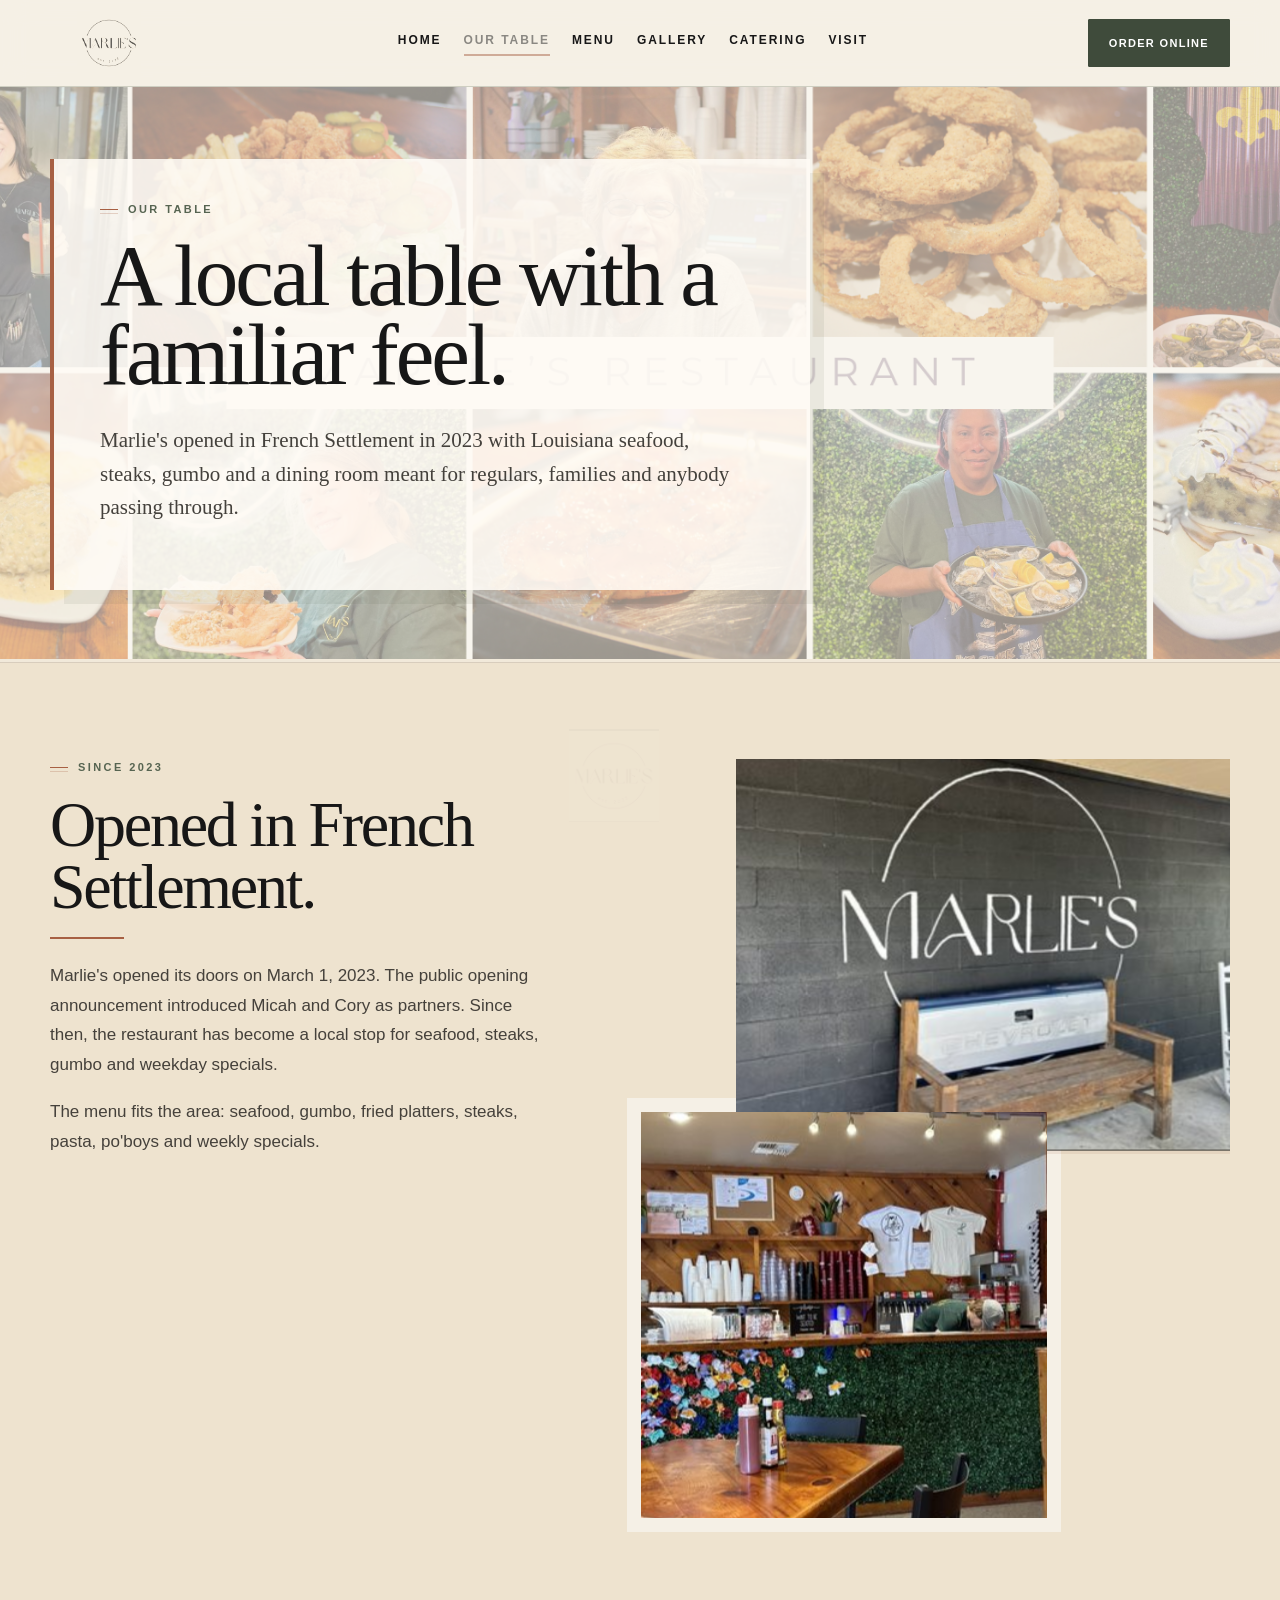
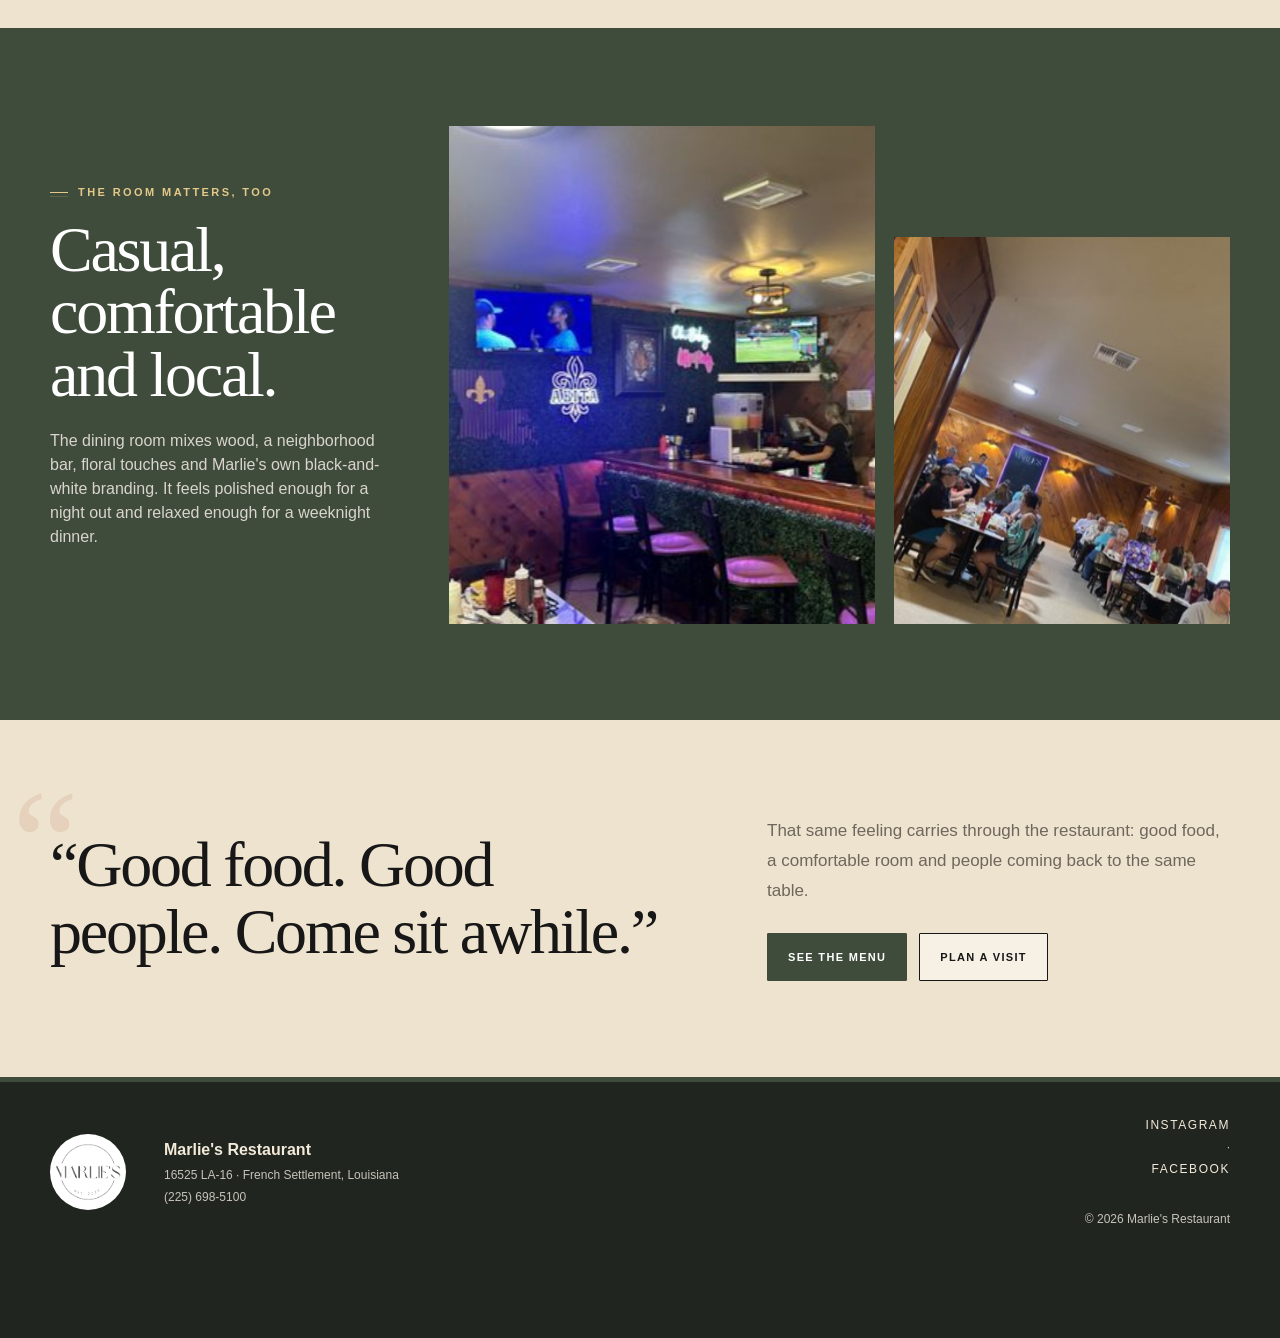
<file: our-table.html>
<!doctype html><html lang="en"><head><meta charset="utf-8"><meta name="viewport" content="width=device-width, initial-scale=1"><meta name="theme-color" content="#f7f4ee"><meta name="description" content="The story and atmosphere behind Marlie's Restaurant in French Settlement, Louisiana."><title>Our Table | Marlie's Restaurant</title><link rel="stylesheet" href="styles.css"></head><body class="page-story"><a class="skip-link" href="#main">Skip to content</a>
<header class="site-header"><div class="shell header-inner">
<a class="wordmark" href="index.html" aria-label="Marlie's Restaurant home"><img src="assets/images/logo.jpg" alt="Marlie's Restaurant, established 2023"></a>
<button class="nav-toggle" type="button" aria-expanded="false" aria-controls="primary-nav" data-nav-toggle><span></span><span></span><span></span><span class="sr-only">Open menu</span></button>
<nav id="primary-nav" class="primary-nav" aria-label="Primary navigation" data-nav><a href="index.html">Home</a><a href="our-table.html" class="active" aria-current="page">Our Table</a><a href="menu.html">Menu</a><a href="gallery.html">Gallery</a><a href="catering.html">Catering</a><a href="contact.html">Visit</a></nav>
<a class="button button-dark desktop-order" href="https://www.doordash.com/en/store/marlies-restaurant-french-settlement-36252247/" target="_blank" rel="noreferrer">Order Online</a>
</div></header><main id="main">
<section class="page-hero page-hero-story"><div class="shell page-hero-grid"><div><p class="kicker">Our Table</p><h1>A local table with a familiar feel.</h1><p class="page-lead">Marlie's opened in French Settlement in 2023 with Louisiana seafood, steaks, gumbo and a dining room meant for regulars, families and anybody passing through.</p></div><figure><img src="assets/images/photo-wall.jpg" alt="Marlie's floral logo wall"></figure></div></section>
<section class="section-pad"><div class="shell narrative-grid"><div class="narrative-copy"><p class="kicker">Since 2023</p><h2>Opened in French Settlement.</h2><p>Marlie's opened its doors on March 1, 2023. The public opening announcement introduced Micah and Cory as partners. Since then, the restaurant has become a local stop for seafood, steaks, gumbo and weekday specials.</p><p>The menu fits the area: seafood, gumbo, fried platters, steaks, pasta, po'boys and weekly specials.</p></div><div class="stacked-photos"><figure><img src="assets/images/exterior-sign.jpg" alt="Marlie's exterior logo wall and bench"></figure><figure><img src="assets/images/dining-room.jpg" alt="Marlie's dining room"></figure></div></div></section>
<section class="black-section section-pad"><div class="shell hospitality-grid"><div><p class="kicker">The room matters, too</p><h2>Casual, comfortable and local.</h2><p>The dining room mixes wood, a neighborhood bar, floral touches and Marlie's own black-and-white branding. It feels polished enough for a night out and relaxed enough for a weeknight dinner.</p></div><figure><img src="assets/images/bar.jpg" alt="Marlie's bar area"></figure><figure><img src="assets/images/dining-guests.jpg" alt="Guests dining inside Marlie's"></figure></div></section>
<section class="section-pad"><div class="shell quote-layout"><blockquote>“Good food. Good people. Come sit awhile.”</blockquote><div><p>That same feeling carries through the restaurant: good food, a comfortable room and people coming back to the same table.</p><div class="button-row"><a class="button button-dark" href="menu.html">See the Menu</a><a class="button button-light" href="contact.html">Plan a Visit</a></div></div></div></section></main><footer class="site-footer"><div class="shell footer-grid"><img src="assets/images/logo.jpg" alt=""><div><strong>Marlie's Restaurant</strong><span>16525 LA-16 · French Settlement, Louisiana</span><span>(225) 698-5100</span></div><div class="footer-end"><a href="https://www.instagram.com/marliestable/" target="_blank" rel="noreferrer">Instagram</a><span> · </span><a href="https://www.facebook.com/profile.php?id=100089179489103" target="_blank" rel="noreferrer">Facebook</a><br><span>© <span data-year></span> Marlie's Restaurant</span></div></div></footer><a class="mobile-order" href="https://www.doordash.com/en/store/marlies-restaurant-french-settlement-36252247/" target="_blank" rel="noreferrer">Order on DoorDash</a><script src="app.js"></script></body></html>
</file>
<file: styles.css>
:root {
  --ink: #171717;
  --muted: #6b665e;
  --paper: #f7f4ee;
  --white: #ffffff;
  --line: #d7d1c7;
  --warm: #8d735d;
  --porch: #566451;
  --porch-dark: #3f4b3b;
  --clay: #a6634d;
  --butter: #dfc991;
  --cream: #f0e7d6;
  --cream-deep: #e8dcc6;
  --shell: 1180px;
}

* { box-sizing: border-box; }
html { scroll-behavior: smooth; }
body {
  margin: 0;
  color: var(--ink);
  background: var(--paper);
  font-family: Optima, Candara, 'Trebuchet MS', sans-serif;
  line-height: 1.5;
}
img { display: block; width: 100%; }
a { color: inherit; }
button, a { -webkit-tap-highlight-color: transparent; }

body::before {
  content: "";
  position: fixed;
  inset: 0;
  pointer-events: none;
  opacity: .14;
  background-image: url("data:image/svg+xml,%3Csvg xmlns='http://www.w3.org/2000/svg' width='8' height='8' viewBox='0 0 8 8'%3E%3Ccircle cx='1' cy='1' r='.45' fill='%23171717' fill-opacity='.12'/%3E%3C/svg%3E");
  background-size: 8px 8px;
  z-index: 20;
}

.shell { width: min(calc(100% - 40px), var(--shell)); margin-inline: auto; }
.section-pad { padding: 96px 0; }
.sr-only { position: absolute; width: 1px; height: 1px; padding: 0; margin: -1px; overflow: hidden; clip: rect(0,0,0,0); white-space: nowrap; border: 0; }
.skip-link { position: fixed; left: 16px; top: -50px; z-index: 100; background: var(--ink); color: white; padding: 10px 14px; text-decoration: none; }
.skip-link:focus { top: 16px; }

.site-header {
  position: sticky;
  top: 0;
  z-index: 15;
  border-bottom: 1px solid rgba(23,23,23,.14);
  background: rgba(247,244,238,.96);
  backdrop-filter: blur(12px);
}
.header-inner { min-height: 86px; display: grid; grid-template-columns: 150px 1fr auto; align-items: center; gap: 28px; }
.wordmark img { width: 118px; height: 64px; object-fit: contain; mix-blend-mode: multiply; }
.primary-nav { display: flex; justify-content: center; gap: 30px; }
.primary-nav a { text-decoration: none; text-transform: uppercase; font-size: 12px; letter-spacing: .16em; font-weight: 700; }
.primary-nav a:hover { opacity: .55; }
.nav-toggle { display: none; background: none; border: 0; padding: 8px; }
.nav-toggle span:not(.sr-only) { display: block; width: 25px; height: 1px; background: var(--ink); margin: 5px 0; }

.button { display: inline-flex; align-items: center; justify-content: center; min-height: 48px; padding: 0 20px; border: 1px solid var(--ink); text-decoration: none; text-transform: uppercase; letter-spacing: .12em; font-size: 11px; font-weight: 800; transition: .2s ease; }
.button-dark { background: var(--ink); color: white; }
.button-light { background: transparent; color: var(--ink); }
.button-light-outline { background: transparent; color: white; border-color: rgba(255,255,255,.55); }
.button:hover { transform: translateY(-2px); }
.button-dark:hover { background: #000; }

.kicker { margin: 0 0 18px; text-transform: uppercase; letter-spacing: .22em; font-size: 11px; font-weight: 800; color: var(--muted); }
h1, h2, h3, p { margin-top: 0; }
h1, h2 { font-family: Baskerville, 'Iowan Old Style', 'Palatino Linotype', 'Book Antiqua', Palatino, serif; font-weight: 400; letter-spacing: -.035em; }
h1 { font-size: clamp(58px, 7.4vw, 108px); line-height: .91; margin-bottom: 30px; }
h1 em, h2 em { font-style: italic; font-weight: 400; }
h2 { font-size: clamp(42px, 5vw, 72px); line-height: .98; margin-bottom: 22px; }

.hero { overflow: hidden; }
.hero-grid { display: grid; grid-template-columns: .95fr 1.05fr; min-height: 680px; align-items: center; gap: 72px; }
.hero-lead { max-width: 610px; font-family: Baskerville, 'Iowan Old Style', 'Palatino Linotype', 'Book Antiqua', Palatino, serif; font-size: 21px; line-height: 1.55; color: #403d38; }
.hero-actions { display: flex; flex-wrap: wrap; gap: 12px; margin: 34px 0 42px; }
.hero-details { display: flex; gap: 50px; margin: 0; padding-top: 24px; border-top: 1px solid var(--line); }
.hero-details div { display: grid; gap: 4px; }
.hero-details dt { text-transform: uppercase; font-size: 10px; letter-spacing: .18em; color: var(--muted); font-weight: 800; }
.hero-details dd { margin: 0; font-size: 14px; }
.hero-visual { position: relative; min-height: 620px; }
.hero-photo-main { position: absolute; top: 0; right: 0; width: 78%; height: 82%; margin: 0; border: 1px solid var(--ink); background: #ddd; }
.hero-photo-main img { width: 100%; height: 100%; object-fit: cover; }
.hero-photo-small { position: absolute; left: 0; bottom: 0; width: 40%; height: 37%; margin: 0; border: 8px solid var(--paper); outline: 1px solid var(--ink); background: #ddd; }
.hero-photo-small img { width: 100%; height: 100%; object-fit: cover; }
.hero-note { position: absolute; right: 0; bottom: 4%; max-width: 46%; background: var(--ink); color: white; padding: 14px 16px; text-transform: uppercase; letter-spacing: .14em; font-size: 10px; }

.intro-rule { background: var(--ink); color: white; }
.intro-rule-inner { min-height: 58px; display: flex; align-items: center; justify-content: space-between; gap: 20px; text-transform: uppercase; font-size: 10px; letter-spacing: .18em; font-weight: 700; }
.intro-rule i { width: 4px; height: 4px; border-radius: 50%; background: rgba(255,255,255,.5); }

.section-heading { margin-bottom: 40px; }
.simple-heading { max-width: 720px; }
.simple-heading > p:last-child, .gallery-heading > p:last-child { max-width: 620px; color: var(--muted); }
.food-feature { background: var(--white); }
.food-strip { display: grid; grid-template-columns: repeat(4, 1fr); gap: 18px; }
.food-strip figure { margin: 0; }
.food-strip img { aspect-ratio: 4 / 3; object-fit: cover; border: 1px solid var(--line); }
.food-strip figcaption { padding: 14px 0 0; display: grid; gap: 3px; }
.food-strip strong { font-family: Baskerville, 'Iowan Old Style', 'Palatino Linotype', 'Book Antiqua', Palatino, serif; font-size: 21px; font-weight: 400; }
.food-strip span { color: var(--muted); font-size: 13px; }

.menu-section { background: #fbfaf7; border-top: 1px solid var(--line); border-bottom: 1px solid var(--line); }
.menu-shell { max-width: 1060px; }
.menu-intro { text-align: center; max-width: 700px; margin: 0 auto 64px; }
.menu-intro p:last-child { color: var(--muted); }
.menu-columns { columns: 2; column-gap: 70px; }
.menu-block { break-inside: avoid; margin: 0 0 44px; display: inline-block; width: 100%; }
.menu-title { border-bottom: 1px solid var(--ink); padding-bottom: 10px; margin-bottom: 12px; }
.menu-title h3 { margin: 0; font-size: 29px; text-transform: uppercase; letter-spacing: .14em; font-weight: 500; }
.menu-title span { display: block; margin-top: 5px; color: var(--muted); text-transform: uppercase; font-size: 10px; letter-spacing: .14em; }
.menu-item { display: flex; justify-content: space-between; gap: 20px; padding: 9px 0; border-bottom: 1px dotted #c8c2b8; }
.menu-item div { min-width: 0; }
.menu-item strong { display: block; font-size: 16px; letter-spacing: .01em; }
.menu-item small { display: block; margin-top: 2px; color: var(--muted); font-size: 12px; line-height: 1.35; max-width: 380px; }
.menu-item b { white-space: nowrap; font-size: 14px; font-weight: 500; }
.menu-actions { margin-top: 36px; padding-top: 30px; border-top: 1px solid var(--ink); display: flex; justify-content: space-between; align-items: center; gap: 24px; }
.menu-actions p { margin: 0; color: var(--muted); max-width: 520px; }

.specials-section { background: var(--ink); color: white; }
.specials-grid { display: grid; grid-template-columns: .8fr 1.2fr; gap: 70px; align-items: center; }
.specials-section .kicker { color: #c7b8a7; }
.specials-copy > p:not(.kicker) { color: #d8d4ce; max-width: 520px; }
.special-notes { margin-top: 36px; border-top: 1px solid rgba(255,255,255,.25); }
.special-notes div { display: flex; justify-content: space-between; gap: 20px; padding: 14px 0; border-bottom: 1px solid rgba(255,255,255,.18); }
.special-notes strong { text-transform: uppercase; letter-spacing: .14em; font-size: 10px; }
.special-notes span { color: #dfdbd5; font-family: Baskerville, 'Iowan Old Style', 'Palatino Linotype', 'Book Antiqua', Palatino, serif; }
.specials-posters { display: grid; grid-template-columns: 1.1fr .9fr; gap: 18px; align-items: end; }
.specials-posters figure { margin: 0; background: white; padding: 8px; }
.specials-posters img { aspect-ratio: 4 / 5; object-fit: cover; object-position: top; }
.specials-posters figure:last-child { transform: translateY(28px); }

.story-section { background: var(--paper); }
.story-grid { display: grid; grid-template-columns: 1fr 1fr; gap: 76px; align-items: center; }
.story-photo { margin: 0; }
.story-photo img { aspect-ratio: 5 / 4; object-fit: cover; border: 1px solid var(--ink); }
.story-lead { font-family: Baskerville, 'Iowan Old Style', 'Palatino Linotype', 'Book Antiqua', Palatino, serif; font-size: 20px; line-height: 1.6; }
.story-copy > p:not(.kicker) { color: #44413c; }
.text-link { display: inline-flex; gap: 10px; margin-top: 14px; text-transform: uppercase; letter-spacing: .15em; font-size: 10px; font-weight: 800; text-decoration: none; border-bottom: 1px solid var(--ink); padding-bottom: 5px; }

.gallery-section { background: var(--white); }
.gallery-grid { display: grid; grid-template-columns: 1.25fr .8fr .8fr; grid-auto-rows: 240px; gap: 14px; }
.gallery-grid figure { margin: 0; overflow: hidden; background: #eee; }
.gallery-grid img { height: 100%; object-fit: cover; transition: transform .45s ease; }
.gallery-grid figure:hover img { transform: scale(1.025); }
.gallery-wide { grid-column: span 2; }
.gallery-tall { grid-row: span 2; }

.catering-section { background: #272522; color: white; }
.catering-grid { display: grid; grid-template-columns: 1fr .72fr; gap: 70px; align-items: center; }
.catering-section .kicker { color: #c8b7a6; }
.catering-grid p:not(.kicker) { color: #d7d1c9; max-width: 600px; }
.catering-list { display: grid; gap: 0; margin: 30px 0; border-top: 1px solid rgba(255,255,255,.24); }
.catering-list span { padding: 12px 0; border-bottom: 1px solid rgba(255,255,255,.18); font-family: Baskerville, 'Iowan Old Style', 'Palatino Linotype', 'Book Antiqua', Palatino, serif; font-size: 17px; }
.catering-grid figure { margin: 0; background: white; padding: 8px; }
.catering-grid img { max-height: 620px; object-fit: cover; object-position: top; }

.visit-section { background: var(--paper); }
.visit-grid { display: grid; grid-template-columns: 1fr .8fr; gap: 84px; align-items: start; }
.visit-copy > p:not(.kicker) { font-family: Baskerville, 'Iowan Old Style', 'Palatino Linotype', 'Book Antiqua', Palatino, serif; font-size: 22px; line-height: 1.6; }
.visit-actions { display: flex; flex-wrap: wrap; gap: 12px; margin-top: 28px; }
.hours-card { border-top: 2px solid var(--ink); }
.hours-card h3 { font-family: Baskerville, 'Iowan Old Style', 'Palatino Linotype', 'Book Antiqua', Palatino, serif; font-size: 28px; font-weight: 400; margin: 18px 0; }
.hours-card dl { margin: 0; }
.hours-card dl div { display: flex; justify-content: space-between; gap: 20px; padding: 10px 0; border-top: 1px solid var(--line); }
.hours-card dt, .hours-card dd { margin: 0; }
.social-links { display: flex; gap: 24px; margin-top: 28px; }
.social-links a { text-transform: uppercase; letter-spacing: .14em; font-size: 10px; font-weight: 800; text-decoration: none; }

.site-footer { background: var(--ink); color: white; padding: 34px 0 110px; }
.footer-grid { display: grid; grid-template-columns: 90px 1fr auto; gap: 24px; align-items: center; }
.footer-grid > img { width: 76px; height: 76px; object-fit: contain; filter: grayscale(1) contrast(1.1); border-radius: 50%; }
.footer-grid > div { display: grid; gap: 4px; }
.footer-grid span { color: #c8c3bb; font-size: 12px; }
.footer-end { text-align: right; }
.footer-end a { font-size: 12px; text-transform: uppercase; letter-spacing: .13em; text-decoration: none; }
.mobile-order { display: none; }

@media (max-width: 980px) {
  .section-pad { padding: 74px 0; }
  .header-inner { grid-template-columns: 120px 1fr auto; }
  .primary-nav { gap: 18px; }
  .desktop-order { display: none; }
  .hero-grid, .story-grid, .specials-grid, .catering-grid, .visit-grid { grid-template-columns: 1fr; }
  .hero-grid { gap: 48px; min-height: auto; }
  .hero-visual { min-height: 560px; }
  .food-strip { grid-template-columns: repeat(2, 1fr); }
  .specials-grid, .story-grid, .catering-grid, .visit-grid { gap: 50px; }
  .gallery-grid { grid-template-columns: 1fr 1fr; }
  .gallery-wide { grid-column: span 2; }
  .footer-grid { grid-template-columns: 70px 1fr; }
  .footer-end { grid-column: 2; text-align: left; }
}

@media (max-width: 720px) {
  body { padding-bottom: 58px; }
  .shell { width: min(calc(100% - 28px), var(--shell)); }
  .section-pad { padding: 58px 0; }
  .header-inner { min-height: 72px; grid-template-columns: 110px 1fr auto; }
  .wordmark img { width: 96px; height: 54px; }
  .nav-toggle { display: block; grid-column: 3; }
  .primary-nav { display: none; position: absolute; left: 0; right: 0; top: 72px; background: var(--paper); border-top: 1px solid var(--line); border-bottom: 1px solid var(--line); padding: 22px 20px; flex-direction: column; gap: 18px; }
  .primary-nav.is-open { display: flex; }
  .primary-nav a { font-size: 13px; }
  h1 { font-size: clamp(50px, 16vw, 72px); }
  h2 { font-size: clamp(38px, 12vw, 56px); }
  .hero { padding-top: 52px; }
  .hero-grid { gap: 34px; }
  .hero-lead { font-size: 18px; }
  .hero-actions { align-items: stretch; }
  .hero-actions .button { flex: 1 1 100%; }
  .hero-details { flex-direction: column; gap: 14px; }
  .hero-visual { min-height: 430px; }
  .hero-photo-main { width: 84%; height: 78%; }
  .hero-photo-small { width: 43%; height: 35%; }
  .hero-note { max-width: 60%; font-size: 9px; }
  .intro-rule-inner { overflow: hidden; justify-content: flex-start; white-space: nowrap; min-height: 50px; }
  .intro-rule i, .intro-rule span:nth-of-type(n+4) { display: none; }
  .food-strip { grid-template-columns: 1fr 1fr; gap: 12px; }
  .food-strip strong { font-size: 17px; }
  .menu-columns { columns: 1; }
  .menu-intro { text-align: left; margin-bottom: 42px; }
  .menu-title h3 { font-size: 24px; }
  .menu-actions { align-items: stretch; flex-direction: column; }
  .menu-actions .button { width: 100%; }
  .specials-posters { grid-template-columns: 1fr 1fr; gap: 10px; }
  .specials-posters figure:last-child { transform: translateY(12px); }
  .gallery-grid { grid-template-columns: 1fr 1fr; grid-auto-rows: 170px; gap: 8px; }
  .gallery-wide { grid-column: span 2; }
  .gallery-tall { grid-row: span 2; }
  .catering-grid figure { max-width: 420px; }
  .visit-actions .button { flex: 1 1 100%; }
  .footer-grid { grid-template-columns: 60px 1fr; }
  .footer-grid > img { width: 54px; height: 54px; }
  .mobile-order { display: flex; position: fixed; bottom: 0; left: 0; right: 0; z-index: 30; height: 58px; align-items: center; justify-content: center; background: var(--ink); color: white; text-decoration: none; text-transform: uppercase; letter-spacing: .15em; font-size: 11px; font-weight: 800; border-top: 1px solid rgba(255,255,255,.25); }
}

@media (max-width: 460px) {
  .food-strip { grid-template-columns: 1fr; }
  .gallery-grid { grid-template-columns: 1fr; grid-auto-rows: 240px; }
  .gallery-wide { grid-column: span 1; }
  .gallery-tall { grid-row: span 1; }
  .specials-posters { grid-template-columns: 1fr; }
  .specials-posters figure:last-child { transform: none; }
}

/* Multi-page refinement */
.primary-nav a.active { opacity: .48; }
.header-inner { grid-template-columns: 128px 1fr auto; }
.primary-nav { gap: 22px; }
.hero-brandmark { margin: 0 0 26px; width: 150px; opacity: .82; }
.hero-brandmark img { mix-blend-mode: multiply; filter: grayscale(1) contrast(1.1); }
.home-hero .hero-copy { position: relative; }
.home-hero .hero-copy::after { content:""; position:absolute; width:240px; height:240px; left:-56px; top:-14px; background:url('assets/images/logo.jpg') center/contain no-repeat; filter:grayscale(1); opacity:.035; pointer-events:none; }
.home-story { background: var(--paper); }
.menu-preview { background: #fbfaf7; border-top:1px solid var(--line); border-bottom:1px solid var(--line); }
.compact-menu { columns: 2; }
.home-special { background: var(--white); }
.split-feature { display:grid; grid-template-columns: .9fr 1.1fr; gap:70px; align-items:center; }
.split-feature.reverse { grid-template-columns: 1.1fr .9fr; }
.split-feature figure { margin:0; }
.split-feature img { aspect-ratio: 4/3; object-fit:cover; border:1px solid var(--line); }
.split-feature p:not(.kicker) { color: var(--muted); max-width: 560px; }
.visit-band { background: #e9e4db; border-top:1px solid var(--line); }
.visit-band-inner { min-height:330px; display:grid; grid-template-columns:1.2fr .8fr; gap:60px; align-items:center; }
.visit-band-inner h2 { margin-bottom:0; }
.visit-band-inner > div:last-child { border-left:1px solid #bfb8ac; padding-left:50px; }
.visit-band-inner p { font-family: Baskerville, 'Iowan Old Style', 'Palatino Linotype', 'Book Antiqua', Palatino, serif; font-size:20px; }

.page-hero { padding: 86px 0 70px; border-bottom:1px solid var(--line); background: var(--paper); }
.page-hero-grid { display:grid; grid-template-columns: .9fr 1.1fr; gap:72px; align-items:center; }
.page-hero h1 { font-size: clamp(54px, 6.8vw, 92px); max-width: 770px; }
.page-lead { font-family: Baskerville, 'Iowan Old Style', 'Palatino Linotype', 'Book Antiqua', Palatino, serif; font-size:21px; line-height:1.6; color:#44413c; max-width:650px; }
.page-hero figure { margin:0; }
.page-hero figure img { width:100%; height:540px; object-fit:cover; border:1px solid var(--ink); }
.menu-page-hero figure img { object-position:center; }
.gallery-page-hero figure img { object-position:center 50%; }
.contact-page-hero figure img { object-position:center; }
.button-row { display:flex; flex-wrap:wrap; gap:12px; margin-top:28px; }

.narrative-grid { display:grid; grid-template-columns: .9fr 1.1fr; gap:84px; align-items:start; }
.narrative-copy { max-width:620px; position:sticky; top:125px; }
.narrative-copy p:not(.kicker) { color:#45413b; font-size:17px; line-height:1.75; }
.stacked-photos { display:grid; gap:24px; }
.stacked-photos figure { margin:0; }
.stacked-photos figure:first-child { width:82%; margin-left:auto; }
.stacked-photos figure:first-child img { aspect-ratio: 5/4; }
.stacked-photos figure:last-child { width:72%; margin-right:auto; margin-top:-80px; border:14px solid var(--paper); }
.stacked-photos img { object-fit:cover; border:1px solid var(--ink); }

.black-section { background:var(--ink); color:white; }
.black-section .kicker { color:#c8b7a6; }
.black-section p:not(.kicker) { color:#d9d5ce; }
.hospitality-grid { display:grid; grid-template-columns: .85fr .95fr .75fr; gap:18px; align-items:end; }
.hospitality-grid > div { padding-right:36px; align-self:center; }
.hospitality-grid figure { margin:0; }
.hospitality-grid figure img { height:500px; object-fit:cover; }
.hospitality-grid figure:last-child img { height:390px; }
.quote-layout { display:grid; grid-template-columns: 1.15fr .85fr; gap:90px; align-items:center; }
.quote-layout blockquote { margin:0; font-family:Baskerville, 'Iowan Old Style', 'Palatino Linotype', 'Book Antiqua', Palatino, serif; font-size:clamp(42px,5vw,70px); line-height:1.04; letter-spacing:-.035em; }
.quote-layout p { color:var(--muted); font-size:17px; line-height:1.75; }

.menu-photo-row { background:var(--white); }
.photo-triptych { display:grid; grid-template-columns:repeat(3,1fr); gap:18px; }
.photo-triptych figure { margin:0; }
.photo-triptych img { aspect-ratio: 4/3; object-fit:cover; border:1px solid var(--line); }
.photo-triptych figcaption { padding-top:10px; font-family:Baskerville, 'Iowan Old Style', 'Palatino Linotype', 'Book Antiqua', Palatino, serif; font-size:17px; }

.gallery-masonry { display:grid; grid-template-columns:repeat(3,1fr); grid-auto-rows:280px; gap:14px; }
.gallery-masonry figure { margin:0; overflow:hidden; background:#eee; }
.gallery-masonry img { width:100%; height:100%; object-fit:cover; transition:transform .35s ease; }
.gallery-masonry figure:hover img { transform:scale(1.02); }
.gallery-masonry .wide { grid-column:span 2; }
.gallery-masonry .tall { grid-row:span 2; }

.catering-page-grid { display:grid; grid-template-columns: .9fr 1.1fr; gap:80px; align-items:start; }
.catering-page-grid > div { position:sticky; top:125px; }
.catering-list.light { border-top:1px solid var(--ink); }
.catering-list.light span { color:var(--ink); border-bottom:1px solid var(--line); }
.muted { color:var(--muted); }
.menu-poster { margin:0; background:white; padding:12px; border:1px solid var(--line); }
.menu-poster img { width:100%; max-height:930px; object-fit:contain; }
.hours-note { margin-top:18px; color:var(--muted); font-size:12px; line-height:1.5; }

@media (max-width: 1080px) {
  .primary-nav { gap:14px; }
  .primary-nav a { font-size:10px; }
  .header-inner { grid-template-columns:110px 1fr auto; }
}

@media (max-width: 980px) {
  .page-hero-grid, .narrative-grid, .quote-layout, .catering-page-grid, .split-feature, .split-feature.reverse, .visit-band-inner { grid-template-columns:1fr; }
  .page-hero-grid { gap:40px; }
  .page-hero figure img { height:460px; }
  .narrative-copy, .catering-page-grid > div { position:static; }
  .hospitality-grid { grid-template-columns:1fr 1fr; }
  .hospitality-grid > div { grid-column:span 2; padding-right:0; max-width:700px; margin-bottom:26px; }
  .hospitality-grid figure img, .hospitality-grid figure:last-child img { height:430px; }
  .visit-band-inner { padding:65px 0; }
  .visit-band-inner > div:last-child { border-left:0; border-top:1px solid #bfb8ac; padding:28px 0 0; }
  .gallery-masonry { grid-template-columns:1fr 1fr; }
}

@media (max-width: 720px) {
  .hero-brandmark { width:126px; margin-bottom:20px; }
  .home-hero .hero-copy::after { display:none; }
  .page-hero { padding:52px 0 45px; }
  .page-hero h1 { font-size:clamp(48px,14vw,70px); }
  .page-lead { font-size:18px; }
  .page-hero figure img { height:350px; }
  .primary-nav a.active { opacity:1; font-weight:900; }
  .stacked-photos figure:first-child, .stacked-photos figure:last-child { width:100%; margin:0; border:0; }
  .hospitality-grid { grid-template-columns:1fr; }
  .hospitality-grid > div { grid-column:span 1; }
  .hospitality-grid figure img, .hospitality-grid figure:last-child img { height:330px; }
  .quote-layout { gap:38px; }
  .photo-triptych { grid-template-columns:1fr; }
  .gallery-masonry { grid-template-columns:1fr 1fr; grid-auto-rows:210px; }
  .gallery-masonry .wide { grid-column:span 2; }
  .gallery-masonry .tall { grid-row:span 2; }
  .compact-menu { columns:1; }
}

@media (max-width: 460px) {
  .gallery-masonry { grid-template-columns:1fr; grid-auto-rows:260px; }
  .gallery-masonry .wide { grid-column:span 1; }
  .gallery-masonry .tall { grid-row:span 1; }
  .page-hero figure img { height:300px; }
  .quote-layout blockquote { font-size:44px; }
}

/* Southern homey color + artwork pass */
:root {
  --ink: #171717;
  --muted: #6e675d;
  --paper: #f5f0e6;
  --white: #fffdf8;
  --line: #d8cdbd;
  --cream: #eee3cf;
  --butter: #e4c989;
  --clay: #a76043;
  --bayou: #536251;
  --bayou-deep: #39443a;
  --tan: #c8aa82;
}

body {
  background-color: var(--paper);
  background-image: url("data:image/svg+xml,%3Csvg xmlns='http://www.w3.org/2000/svg' width='160' height='160' viewBox='0 0 160 160'%3E%3Cg fill='none' stroke='%239b8b74' stroke-opacity='.09' stroke-width='.7'%3E%3Cpath d='M10 28c18-9 32 6 50-2s30-4 43 2 27 2 45-5'/%3E%3Cpath d='M18 112c14-5 27 3 41-1s28-1 42 3 24 0 39-4'/%3E%3C/g%3E%3C/svg%3E");
}

body::before { opacity: .08; }

.site-header {
  background: rgba(245,240,230,.965);
  border-bottom-color: rgba(83,98,81,.24);
}

.wordmark img,
.hero-brandmark img { filter: grayscale(1) contrast(1.08) sepia(.06); }

.primary-nav a::after {
  content: "";
  display: block;
  width: 0;
  height: 2px;
  margin-top: 5px;
  background: var(--clay);
  transition: width .2s ease;
}
.primary-nav a:hover::after,
.primary-nav a.active::after { width: 100%; }

.button-dark { background: var(--bayou-deep); border-color: var(--bayou-deep); }
.button-dark:hover { background: #2d372f; }
.button-light { background: rgba(255,253,248,.54); }

.kicker {
  color: var(--bayou);
  position: relative;
  padding-left: 28px;
}
.kicker::before {
  content: "";
  position: absolute;
  left: 0;
  top: .7em;
  width: 18px;
  height: 1px;
  background: var(--clay);
  box-shadow: 0 4px 0 rgba(167,96,67,.25);
}

.hero,
.page-hero { position: relative; background: var(--paper); }
.hero::after,
.page-hero::after {
  content: "";
  position: absolute;
  pointer-events: none;
  width: 155px;
  height: 155px;
  right: 3vw;
  bottom: -34px;
  opacity: .12;
  background: url("data:image/svg+xml,%3Csvg xmlns='http://www.w3.org/2000/svg' viewBox='0 0 160 160'%3E%3Cg fill='none' stroke='%23536251' stroke-width='2'%3E%3Cpath d='M79 145c-1-30 4-58 14-83'/%3E%3Cpath d='M88 102c-22-8-31-24-34-41 19 5 32 17 34 41Z'/%3E%3Cpath d='M92 84c18-8 26-21 28-36-16 5-26 17-28 36Z'/%3E%3Cpath d='M83 124c-17-4-29-14-35-27 16 1 28 9 35 27Z'/%3E%3C/g%3E%3C/svg%3E") center/contain no-repeat;
}

.hero-photo-main,
.page-hero figure img,
.story-photo img,
.stacked-photos img { box-shadow: 10px 10px 0 rgba(200,170,130,.23); }

.hero-photo-small {
  border-color: var(--paper);
  outline-color: var(--clay);
}
.hero-note {
  background: var(--bayou-deep);
  border-left: 5px solid var(--butter);
}

.intro-rule { background: var(--bayou-deep); }
.intro-rule i { background: var(--butter); }

.food-feature,
.gallery-section,
.menu-photo-row { background: var(--white); }
.food-feature { position: relative; }
.food-feature::before {
  content: "";
  position: absolute;
  inset: 26px 0 auto 0;
  height: 7px;
  background: url("data:image/svg+xml,%3Csvg xmlns='http://www.w3.org/2000/svg' width='80' height='8' viewBox='0 0 80 8'%3E%3Cg stroke='%23a76043' stroke-opacity='.22' stroke-width='1'%3E%3Cpath d='M3 4h14M26 4h9M46 4h18M70 4h7'/%3E%3C/g%3E%3C/svg%3E") repeat-x center/80px 8px;
  opacity: .75;
}
.food-strip figure:nth-child(2n) { transform: translateY(10px); }
.food-strip img { border-color: #c9bda9; }
.food-strip figcaption { border-top: 3px solid var(--cream); margin-top: 8px; }

.menu-section,
.menu-preview { background: #fbf7ef; }
.menu-title { border-color: var(--bayou-deep); }
.menu-title h3 { color: var(--bayou-deep); }
.menu-item { border-bottom-color: #d8cbb9; }
.menu-block:nth-child(odd) .menu-title::after {
  content: "•";
  float: right;
  color: var(--clay);
  margin-top: -27px;
  font-size: 17px;
}

.specials-section,
.black-section { background: var(--bayou-deep); }
.specials-section .kicker,
.black-section .kicker { color: #e7d4b7; }
.specials-section .kicker::before,
.black-section .kicker::before { background: var(--butter); box-shadow: 0 4px 0 rgba(228,201,137,.18); }
.specials-posters figure { box-shadow: 8px 8px 0 rgba(167,96,67,.38); }

.story-section,
.home-story { background: #eee4d3; position: relative; overflow: hidden; }
.story-section::before,
.home-story::before {
  content: "";
  position: absolute;
  width: 250px;
  height: 250px;
  left: -70px;
  top: 26px;
  opacity: .09;
  background: url("data:image/svg+xml,%3Csvg xmlns='http://www.w3.org/2000/svg' viewBox='0 0 240 240'%3E%3Cg fill='none' stroke='%23a76043' stroke-width='2'%3E%3Cpath d='M120 220c-5-52 2-95 25-145'/%3E%3Cpath d='M138 135c-39-13-61-37-67-67 34 8 59 29 67 67Z'/%3E%3Cpath d='M145 108c34-12 51-34 56-61-29 8-49 29-56 61Z'/%3E%3Cpath d='M128 177c-35-8-57-28-68-54 32 4 55 23 68 54Z'/%3E%3C/g%3E%3C/svg%3E") center/contain no-repeat;
}
.story-copy { position: relative; }
.story-copy::after {
  content: "from our table";
  display: block;
  margin-top: 28px;
  margin-left: 0;
  text-align: left;
  transform: none;
  color: var(--clay);
  font-family: Baskerville, 'Iowan Old Style', 'Palatino Linotype', serif;
  font-style: italic;
  font-size: 18px;
}

.home-special { background: #f0e5d3; }
.home-special figure { position: relative; }
.home-special figure::before {
  content: "weekly favorite";
  position: absolute;
  top: -18px;
  right: 22px;
  z-index: 2;
  background: var(--clay);
  color: #fffaf2;
  padding: 9px 13px;
  font-size: 9px;
  letter-spacing: .16em;
  text-transform: uppercase;
}

.visit-band { background: #dfe3d6; border-top-color: #bdc3b3; }
.visit-band-inner > div:last-child { border-left-color: #aeb6a8; }

.page-hero { background: #f2eadc; }
.page-hero-grid { position: relative; z-index: 1; }

.narrative-grid { position: relative; }
.narrative-grid::before {
  content: "";
  position: absolute;
  top: -38px;
  left: 0;
  width: 72px;
  height: 10px;
  border-top: 2px solid var(--clay);
  border-bottom: 1px solid var(--tan);
}

.quote-layout { position: relative; }
.quote-layout::before {
  content: "“";
  position: absolute;
  left: -28px;
  top: -72px;
  color: rgba(167,96,67,.18);
  font-family: Baskerville, serif;
  font-size: 180px;
  line-height: 1;
}


.gallery-masonry { padding: 22px; background: #eadfcf; border: 1px solid #d3c4af; }
.gallery-masonry figure { border: 6px solid #fffdf8; box-shadow: 0 2px 0 rgba(23,23,23,.06); }

.catering-page-hero,
.catering-page-grid { position: relative; }
.catering-page-grid::after {
  content: "family pans • parties • gatherings";
  display: block;
  position: absolute;
  right: 4%;
  bottom: -54px;
  color: var(--clay);
  font-family: Baskerville, 'Iowan Old Style', serif;
  font-style: italic;
  font-size: 17px;
}
.menu-poster { background: #f7ecdb; border-color: #cbb79a; box-shadow: 10px 10px 0 rgba(83,98,81,.13); }

.visit-section { background: #eef0e8; }
.hours-card { background: #fffaf2; border: 1px solid #cdbfae; box-shadow: 9px 9px 0 rgba(167,96,67,.12); }
.social-links a { text-decoration-color: var(--clay); text-decoration-thickness: 2px; text-underline-offset: 4px; }

.site-footer { background: #20251f; color: #f4ead9; }
.site-footer a { color: #f4ead9; }

@media (max-width: 980px) {
  .visit-band-inner > div:last-child { border-left: 0; border-top-color: #aeb6a8; }
  .gallery-masonry { padding: 12px; }
}

@media (max-width: 720px) {
  .hero::after, .page-hero::after { width: 100px; height: 100px; right: 8px; bottom: -18px; }
  .food-strip figure:nth-child(2n),
  .hospitality-grid figure:nth-child(2),
  .hospitality-grid figure:nth-child(3),
  .gallery-masonry figure:nth-child(4n+2),
  .gallery-masonry figure:nth-child(4n+3) { transform: none; }
  .story-section::before, .home-story::before { width: 150px; height: 150px; left: -40px; top: 20px; }
  .quote-layout::before { left: -8px; top: -48px; font-size: 120px; }
  .catering-page-grid::after { position: static; margin-top: 30px; }
}

/* Southern color + artwork pass */
body {
  background-color: var(--paper);
  background-image:
    url("data:image/svg+xml,%3Csvg xmlns='http://www.w3.org/2000/svg' width='96' height='96' viewBox='0 0 96 96'%3E%3Cpath d='M7 18c18 4 31-2 43-10M46 92c16-13 30-16 44-14M10 65c10-7 20-10 31-8' fill='none' stroke='%238b7c68' stroke-opacity='.055' stroke-width='.8' stroke-linecap='round'/%3E%3C/svg%3E");
}

.site-header { border-bottom-color: rgba(86,100,81,.24); }
.primary-nav a:hover { color: var(--porch-dark); opacity: 1; }
.button { border-radius: 1px; }
.button-dark { background: var(--porch-dark); border-color: var(--porch-dark); }
.button-dark:hover { background: #2f382d; }
.button-light:hover { border-color: var(--clay); color: #7d4635; }
.kicker { color: var(--porch); }

/* A small hand-mark detail that repeats like restaurant stationery. */
.section-heading h2::after,
.simple-heading h2::after,
.menu-intro h2::after,
.story-copy h2::after,
.split-feature h2::after,
.visit-band h2::after,
.narrative-copy h2::after,
.visit-copy h2::after {
  content: "";
  display: block;
  width: 74px;
  height: 2px;
  margin-top: 18px;
  background: var(--clay);
}

.hero { background-color: #f3eadc; }
.hero-photo-main { box-shadow: 18px 18px 0 rgba(86,100,81,.10); }
.hero-photo-small { border-color: var(--cream); }
.hero-note { background: var(--porch-dark); }
.hero-details { border-top-color: rgba(86,100,81,.32); }
.hero-brandmark { padding: 10px 14px 8px; background: rgba(255,255,255,.52); border: 1px solid rgba(86,100,81,.20); }

.intro-rule { background: var(--porch-dark); }
.intro-rule i { background: var(--butter); }

.food-feature { background: #fffdfa; position: relative; }
.food-feature::before { content:""; position:absolute; inset:0 auto 0 0; width:7px; background:var(--clay); opacity:.72; }
.food-strip figure:nth-child(2n) figcaption { border-top: 2px solid rgba(166,99,77,.24); margin-top: 10px; padding-top: 10px; }
.food-strip figure:nth-child(2n+1) figcaption { border-top: 2px solid rgba(86,100,81,.22); margin-top: 10px; padding-top: 10px; }

.home-story,
.page-story .page-hero,
.page-story .section-pad:not(.black-section) { background-color: var(--cream); }
.story-photo img,
.stacked-photos img { box-shadow: 12px 12px 0 rgba(166,99,77,.11); }

.menu-preview,
.menu-section { background-color: #fbf8f0; }
.menu-title { border-bottom-color: var(--porch-dark); }
.menu-title h3 { color: var(--porch-dark); }
.menu-item { border-bottom-color: rgba(86,100,81,.24); }
.menu-block:nth-child(3n+2) .menu-title h3 { color: #8b4f3c; }
.menu-block:nth-child(3n) .menu-title h3 { color: #685a35; }

.home-special { background: var(--cream); }
.home-special figure { position:relative; }
.home-special figure::after { content:""; position:absolute; inset:12px -12px -12px 12px; border:1px solid rgba(86,100,81,.25); pointer-events:none; }

.specials-section { background: var(--porch-dark); }
.specials-section .kicker { color: var(--butter); }
.specials-posters figure { background: var(--cream); box-shadow: 12px 12px 0 rgba(0,0,0,.16); }
.special-notes strong { color: var(--butter); }

.black-section { background: var(--porch-dark); }
.black-section .kicker { color: var(--butter); }
.page-catering .black-section { background: #7f4d3d; }
.page-catering .black-section .kicker { color: #f2dfb4; }

.visit-band { background: var(--butter); border-top-color: rgba(86,100,81,.25); }
.visit-band-inner > div:last-child { border-left-color: rgba(86,100,81,.34); }

.page-hero { position:relative; overflow:hidden; background-color: #f9f5ec; }
.page-hero::before { content:""; position:absolute; width:300px; height:300px; right:-85px; top:-95px; border:1px solid rgba(86,100,81,.12); border-radius:50%; }
.page-hero::after { content:""; position:absolute; width:180px; height:180px; right:-22px; top:-18px; border:1px solid rgba(166,99,77,.12); border-radius:50%; }
.page-hero-grid { position:relative; z-index:1; }
.page-menu .page-hero { background:#f7f0e2; }
.page-gallery .page-hero { background:#edf0e9; }
.page-catering .page-hero { background:#f1e4dc; }
.page-contact .page-hero { background:#efe7d8; }

.narrative-grid { position:relative; }
.narrative-grid::before { content:""; position:absolute; left:44%; top:-30px; width:90px; height:90px; background:url('assets/images/logo.jpg') center/contain no-repeat; filter:grayscale(1); opacity:.035; pointer-events:none; }

.quote-layout { position:relative; }
.quote-layout::before { content:"“"; position:absolute; left:-38px; top:-48px; font-family:Baskerville,serif; font-size:150px; line-height:1; color:var(--clay); opacity:.13; }

.photo-triptych figure:nth-child(2) { transform: translateY(18px); }
.photo-triptych figcaption { color:var(--porch-dark); }

.page-gallery .section-pad { background:#f8f3e9; }
.gallery-masonry figure { border:1px solid rgba(86,100,81,.18); background:#f0eadf; }
.gallery-masonry figure:nth-child(4n+2) { outline:6px solid rgba(223,201,145,.22); outline-offset:-6px; }
.gallery-masonry figure:nth-child(5n) { outline:6px solid rgba(166,99,77,.12); outline-offset:-6px; }

.page-catering .section-pad:not(.black-section) { background:#fbf5ee; }
.menu-poster { background:#fffdf7; border-color:rgba(166,99,77,.26); box-shadow:16px 16px 0 rgba(166,99,77,.08); }
.catering-list.light span { border-bottom-color:rgba(166,99,77,.22); }

.page-contact .visit-section { background:var(--cream); }
.page-contact .hours-card { background:#fffdf8; border-color:rgba(86,100,81,.24); box-shadow:12px 12px 0 rgba(86,100,81,.08); }
.social-links a { color:var(--porch-dark); }

.site-footer { border-top: 5px solid var(--porch-dark); }
.mobile-order { background:var(--porch-dark); }

/* Section transitions stay clean and level. */
.section-pad + .section-pad::before { display:none; }

@media (max-width: 980px) {
  .hero { background: rgba(240,231,214,.32); }
  .visit-band-inner > div:last-child { border-left:0; border-top-color:rgba(86,100,81,.34); }
  .photo-triptych figure:nth-child(2) { transform:none; }
}

@media (max-width: 720px) {
  .hero-photo-main { box-shadow: 10px 10px 0 rgba(86,100,81,.10); }
  .home-special figure::after { inset:8px -8px -8px 8px; }
  .page-hero::before, .page-hero::after, .narrative-grid::before, .quote-layout::before { display:none; }
}



/* Gallery full-image tiles */
.gallery-masonry figure.contain-photo {
  background: #f2ede4;
  border: 1px solid var(--line);
  padding: 10px;
}
.gallery-masonry figure.contain-photo img {
  object-fit: contain;
  background: #f2ede4;
}
@media (max-width: 720px) {
  .gallery-masonry figure.contain-photo {
    padding: 8px;
  }
}


/* Full-image display for square restaurant photos */
.gallery-masonry figure.show-full {
  padding: 12px;
  background: #f2ede4;
}
.gallery-masonry figure.show-full img {
  object-fit: contain;
  object-position: center;
  background: #f2ede4;
}
.photo-triptych figure.show-full {
  background: #f2ede4;
  padding: 10px;
  border: 1px solid var(--line);
}
.photo-triptych figure.show-full img {
  aspect-ratio: auto;
  width: 100%;
  height: auto;
  max-height: 280px;
  object-fit: contain;
  object-position: center;
  background: #f2ede4;
  border: 0;
  display: block;
}
.page-hero-grid figure.show-full {
  background: #f2ede4;
  padding: 12px;
  border: 1px solid var(--line);
}
.page-hero-grid figure.show-full img {
  width: 100%;
  height: auto;
  max-height: 420px;
  object-fit: contain;
  object-position: center;
  background: #f2ede4;
  display: block;
}
@media (max-width: 720px) {
  .gallery-masonry figure.show-full,
  .photo-triptych figure.show-full,
  .page-hero-grid figure.show-full {
    padding: 8px;
  }
  .photo-triptych figure.show-full img,
  .page-hero-grid figure.show-full img {
    max-height: none;
  }
}

/* gallery-uncropped-v2: keep the room, bar, and exterior photos fully visible */
.page-gallery .gallery-masonry figure.show-full {
  grid-row: span 2;
  display: flex;
  align-items: center;
  justify-content: center;
  overflow: hidden;
  background: #f2ede4;
}
.page-gallery .gallery-masonry figure.show-full img {
  width: auto;
  height: auto;
  max-width: 100%;
  max-height: 100%;
  object-fit: contain;
  object-position: center;
  transform: none;
  display: block;
}
.page-gallery .gallery-masonry figure.show-full:hover img {
  transform: none;
}


/* gallery-square-fit-v3: square source photos fill their white frame naturally */
.page-gallery .gallery-masonry figure.show-full {
  grid-column: span 1;
  grid-row: span 1;
  aspect-ratio: 1 / 1;
  height: auto;
  padding: 8px;
  background: #fffdf8;
  border: 1px solid rgba(86,100,81,.18);
  display: block;
  overflow: hidden;
}
.page-gallery .gallery-masonry figure.show-full img {
  width: 100%;
  height: 100%;
  max-width: none;
  max-height: none;
  object-fit: contain;
  object-position: center;
  background: transparent;
  display: block;
  transform: none;
}
.page-gallery .gallery-masonry figure.show-full:hover img {
  transform: none;
}

/* hero-visibility-v2: higher-resolution Home, Our Table and Visit imagery with hero washes reduced by 20 percentage points */
/* hero-photo-backdrop-v1: page-specific restaurant photography gives every hero its own identity */
.page-home .home-hero,
.page-story .page-hero,
.page-menu .page-hero,
.page-gallery .page-hero,
.page-catering .page-hero,
.page-contact .page-hero {
  position: relative;
  isolation: isolate;
  background-repeat: no-repeat;
  background-size: cover;
  background-position: center;
}

.page-home .home-hero {
  background-image: url('assets/images/loaded-crab-pasta.jpg');
  background-position: center 52%;
}
.page-story .page-hero {
  background-image: url('assets/images/our-table-hero-collage.png');
  background-position: center 38%;
}
.page-menu .page-hero {
  background-image: url('assets/images/crab-platter.jpg');
  background-position: center 54%;
}
.page-gallery .page-hero {
  background-image: url('assets/images/marlies-shrimp.jpg');
  background-position: center 52%;
}
.page-catering .page-hero {
  background-image: url('assets/images/combo-plate.jpg');
  background-position: center 58%;
}
.page-contact .page-hero {
  background-image: url('assets/images/sign.jpg');
  background-position: center 46%;
}

/* Solid washes keep the photography homey and readable without gradient effects. */
.page-home .home-hero::before,
.page-story .page-hero::before,
.page-menu .page-hero::before,
.page-gallery .page-hero::before,
.page-catering .page-hero::before,
.page-contact .page-hero::before {
  content: "";
  position: absolute;
  inset: 0;
  z-index: -1;
  width: auto;
  height: auto;
  border: 0;
  border-radius: 0;
  background: rgba(242, 234, 220, .62);
}

.page-story .page-hero::before { background: rgba(244, 238, 227, .60); }
.page-menu .page-hero::before { background: rgba(247, 240, 226, .64); }
.page-gallery .page-hero::before { background: rgba(237, 240, 233, .62); }
.page-catering .page-hero::before { background: rgba(241, 228, 220, .62); }
.page-contact .page-hero::before { background: rgba(239, 231, 216, .58); }

.page-story .page-hero::after,
.page-menu .page-hero::after,
.page-gallery .page-hero::after,
.page-catering .page-hero::after,
.page-contact .page-hero::after {
  display: none;
}

.page-home .home-hero .hero-grid,
.page-story .page-hero-grid,
.page-menu .page-hero-grid,
.page-gallery .page-hero-grid,
.page-catering .page-hero-grid,
.page-contact .page-hero-grid {
  position: relative;
  z-index: 1;
}

/* Inner-page heroes use the photo as the main visual instead of duplicating it in a second frame. */
.page-story .page-hero,
.page-menu .page-hero,
.page-gallery .page-hero,
.page-catering .page-hero,
.page-contact .page-hero {
  min-height: 560px;
  display: flex;
  align-items: center;
  padding: 72px 0;
}

.page-story .page-hero-grid,
.page-menu .page-hero-grid,
.page-gallery .page-hero-grid,
.page-catering .page-hero-grid,
.page-contact .page-hero-grid {
  grid-template-columns: minmax(0, 760px);
  justify-content: start;
}

.page-story .page-hero-grid > div,
.page-menu .page-hero-grid > div,
.page-gallery .page-hero-grid > div,
.page-catering .page-hero-grid > div,
.page-contact .page-hero-grid > div {
  padding: 42px 46px 44px;
  background: rgba(255, 252, 246, .86);
  border-left: 4px solid var(--clay);
  box-shadow: 14px 14px 0 rgba(63, 75, 59, .08);
}

.page-story .page-hero figure,
.page-menu .page-hero figure,
.page-gallery .page-hero figure,
.page-catering .page-hero figure,
.page-contact .page-hero figure {
  display: none;
}

/* visit-hero-integrated-v1: exterior image sits in the hero instead of a separate standout frame */
.page-contact .contact-page-hero {
  background-size: cover;
  background-position: center 54%;
}
.page-contact .contact-page-hero .page-hero-grid > div {
  max-width: 700px;
  background: rgba(248, 243, 232, .88);
}

/* hours-card-styled-v1: restaurant hours read as one designed panel, not white stripes */
.page-contact .hours-card {
  overflow: hidden;
  padding: 0;
  background: #fffaf0;
  border: 1px solid rgba(86, 100, 81, .28);
  box-shadow: 12px 12px 0 rgba(86, 100, 81, .09);
}
.page-contact .hours-card h3 {
  margin: 0;
  padding: 22px 26px 20px;
  background: var(--porch-dark);
  color: #fffaf0;
  font-size: 34px;
  letter-spacing: -.02em;
}
.page-contact .hours-card dl {
  margin: 0;
  padding: 12px 16px 10px;
}
.page-contact .hours-card dl div {
  display: flex;
  align-items: baseline;
  justify-content: space-between;
  gap: 24px;
  padding: 13px 14px;
  border-top: 0;
  border-bottom: 1px solid rgba(86, 100, 81, .16);
}
.page-contact .hours-card dl div:nth-child(odd) {
  background: rgba(223, 201, 145, .15);
}
.page-contact .hours-card dl div:nth-child(even) {
  background: rgba(240, 231, 214, .38);
}
.page-contact .hours-card dl div:first-child,
.page-contact .hours-card dl div:nth-child(2) {
  color: #8a4f3d;
}
.page-contact .hours-card dt {
  font-weight: 800;
  letter-spacing: .04em;
}
.page-contact .hours-card dd {
  font-family: Baskerville, 'Iowan Old Style', 'Palatino Linotype', 'Book Antiqua', Palatino, serif;
  font-size: 18px;
}
.page-contact .hours-card .hours-note {
  margin: 0;
  padding: 16px 28px 24px;
  color: var(--muted);
  background: #fffaf0;
  border-top: 1px solid rgba(86, 100, 81, .13);
}

@media (max-width: 980px) {
  .page-story .page-hero,
  .page-menu .page-hero,
  .page-gallery .page-hero,
  .page-catering .page-hero,
  .page-contact .page-hero {
    min-height: 500px;
    padding: 58px 0;
  }
  .page-story .page-hero-grid > div,
  .page-menu .page-hero-grid > div,
  .page-gallery .page-hero-grid > div,
  .page-catering .page-hero-grid > div,
  .page-contact .page-hero-grid > div {
    max-width: 720px;
  }
}

@media (max-width: 720px) {
  .page-home .home-hero::before,
  .page-story .page-hero::before,
  .page-menu .page-hero::before,
  .page-gallery .page-hero::before,
  .page-catering .page-hero::before,
  .page-contact .page-hero::before {
    display: block;
  }
  .page-story .page-hero,
  .page-menu .page-hero,
  .page-gallery .page-hero,
  .page-catering .page-hero,
  .page-contact .page-hero {
    min-height: 430px;
    padding: 46px 0;
    background-position: center;
  }
  .page-story .page-hero-grid > div,
  .page-menu .page-hero-grid > div,
  .page-gallery .page-hero-grid > div,
  .page-catering .page-hero-grid > div,
  .page-contact .page-hero-grid > div {
    padding: 30px 24px 32px;
    box-shadow: 8px 8px 0 rgba(63, 75, 59, .07);
  }
  .page-contact .hours-card dl div {
    padding: 12px 10px;
  }
  .page-contact .hours-card h3 {
    padding-inline: 22px;
  }
  .page-contact .hours-card .hours-note {
    padding-inline: 22px;
  }
}

/* marlies-motion-v1: restrained restaurant motion, progressive enhancement only */
:root {
  --motion-ease: cubic-bezier(.22, .61, .36, 1);
  --motion-soft: cubic-bezier(.16, 1, .3, 1);
  --hero-shift: 0px;
}

.site-header {
  transition: background-color 320ms ease, box-shadow 320ms ease, border-color 320ms ease;
}
.site-header.is-scrolled {
  background: rgba(245,240,230,.985);
  border-bottom-color: rgba(83,98,81,.3);
  box-shadow: 0 9px 28px rgba(35,31,25,.09);
}

.button,
.text-link,
.primary-nav a,
.social-links a,
.footer-end a {
  transition: transform 260ms var(--motion-ease), opacity 260ms ease, background-color 260ms ease, color 260ms ease, border-color 260ms ease;
}
.button:hover { transform: translateY(-2px); }
.text-link:hover,
.social-links a:hover,
.footer-end a:hover { opacity: .62; }

/* Hero copy arrives in calm, staggered beats. */
.motion-ready .hero-enter {
  opacity: 0;
  transform: translate3d(0, 20px, 0);
  transition:
    opacity 760ms var(--motion-ease),
    transform 820ms var(--motion-soft);
  transition-delay: var(--hero-delay, 0ms);
  will-change: opacity, transform;
}
.motion-ready.motion-start .hero-enter {
  opacity: 1;
  transform: translate3d(0, 0, 0);
}

/* Scroll reveal system. Content is never hidden before JS opts in. */
.motion-ready .motion-reveal {
  opacity: 0;
  transform: translate3d(0, 26px, 0);
  transition:
    opacity 720ms var(--motion-ease),
    transform 820ms var(--motion-soft);
  transition-delay: var(--motion-delay, 0ms);
  will-change: opacity, transform;
}
.motion-ready .motion-reveal.motion-left { transform: translate3d(-28px, 0, 0); }
.motion-ready .motion-reveal.motion-right { transform: translate3d(28px, 0, 0); }
.motion-ready .motion-reveal.is-visible {
  opacity: 1;
  transform: translate3d(0, 0, 0);
}

/* Image reveals stay subtle and keep existing crop/full-image rules intact. */
.motion-ready .motion-image {
  opacity: 0;
  transform: translate3d(0, 18px, 0);
  transition:
    opacity 760ms var(--motion-ease),
    transform 900ms var(--motion-soft);
  transition-delay: var(--motion-delay, 0ms);
}
.motion-ready .motion-image.is-visible {
  opacity: 1;
  transform: none;
}
.motion-parallax { overflow: hidden; }
.motion-parallax img {
  --media-shift: 0px;
  transform: scale(1.035) translate3d(0, var(--media-shift), 0);
  transition: transform 180ms linear;
  will-change: transform;
}

/* Existing gallery cards keep their own hover behavior, now with smoother easing. */
.gallery-masonry img,
.gallery-grid img {
  transition: transform 520ms var(--motion-soft), filter 420ms ease;
}
.gallery-masonry figure:not(.show-full):hover img,
.gallery-grid figure:hover img {
  transform: scale(1.018);
}

/* Page-specific hero backgrounds get a tiny, frame-synced drift. */
.page-home .home-hero { background-position: center calc(52% + var(--hero-shift)); }
.page-story .page-hero { background-position: center calc(38% + var(--hero-shift)); }
.page-menu .page-hero { background-position: center calc(54% + var(--hero-shift)); }
.page-gallery .page-hero { background-position: center calc(52% + var(--hero-shift)); }
.page-catering .page-hero { background-position: center calc(58% + var(--hero-shift)); }
.page-contact .page-hero { background-position: center calc(46% + var(--hero-shift)); }

/* Mobile navigation animates instead of popping open. */
@media (max-width: 720px) {
  .primary-nav {
    display: flex;
    opacity: 0;
    visibility: hidden;
    pointer-events: none;
    transform: translate3d(0, -8px, 0);
    max-height: 0;
    overflow: hidden;
    transition:
      opacity 240ms ease,
      transform 320ms var(--motion-soft),
      max-height 360ms var(--motion-soft),
      visibility 0s linear 360ms;
  }
  .primary-nav.is-open {
    opacity: 1;
    visibility: visible;
    pointer-events: auto;
    transform: translate3d(0, 0, 0);
    max-height: 430px;
    transition-delay: 0s;
  }
  .primary-nav.is-open a {
    animation: nav-link-in 420ms var(--motion-soft) both;
  }
  .primary-nav.is-open a:nth-child(2) { animation-delay: 35ms; }
  .primary-nav.is-open a:nth-child(3) { animation-delay: 70ms; }
  .primary-nav.is-open a:nth-child(4) { animation-delay: 105ms; }
  .primary-nav.is-open a:nth-child(5) { animation-delay: 140ms; }
  .primary-nav.is-open a:nth-child(6) { animation-delay: 175ms; }
}

@keyframes nav-link-in {
  from { opacity: 0; transform: translate3d(0, 8px, 0); }
  to { opacity: 1; transform: none; }
}

/* Cross-document transition enhancement where supported. */
@view-transition { navigation: auto; }
::view-transition-old(root) { animation: page-fade-out 180ms ease both; }
::view-transition-new(root) { animation: page-fade-in 360ms var(--motion-ease) both; }
@keyframes page-fade-out { to { opacity: .72; } }
@keyframes page-fade-in {
  from { opacity: 0; transform: translate3d(0, 8px, 0); }
  to { opacity: 1; transform: none; }
}

@media (prefers-reduced-motion: reduce) {
  html { scroll-behavior: auto; }
  *, *::before, *::after {
    animation-duration: .001ms !important;
    animation-iteration-count: 1 !important;
    transition-duration: .001ms !important;
    scroll-behavior: auto !important;
  }
  .motion-ready .hero-enter,
  .motion-ready .motion-reveal,
  .motion-ready .motion-image {
    opacity: 1 !important;
    transform: none !important;
  }
  .motion-parallax img {
    transform: none !important;
  }
  .page-home .home-hero,
  .page-story .page-hero,
  .page-menu .page-hero,
  .page-gallery .page-hero,
  .page-catering .page-hero,
  .page-contact .page-hero {
    --hero-shift: 0px !important;
  }
  ::view-transition-old(root),
  ::view-transition-new(root) { animation: none !important; }
}
</file>
